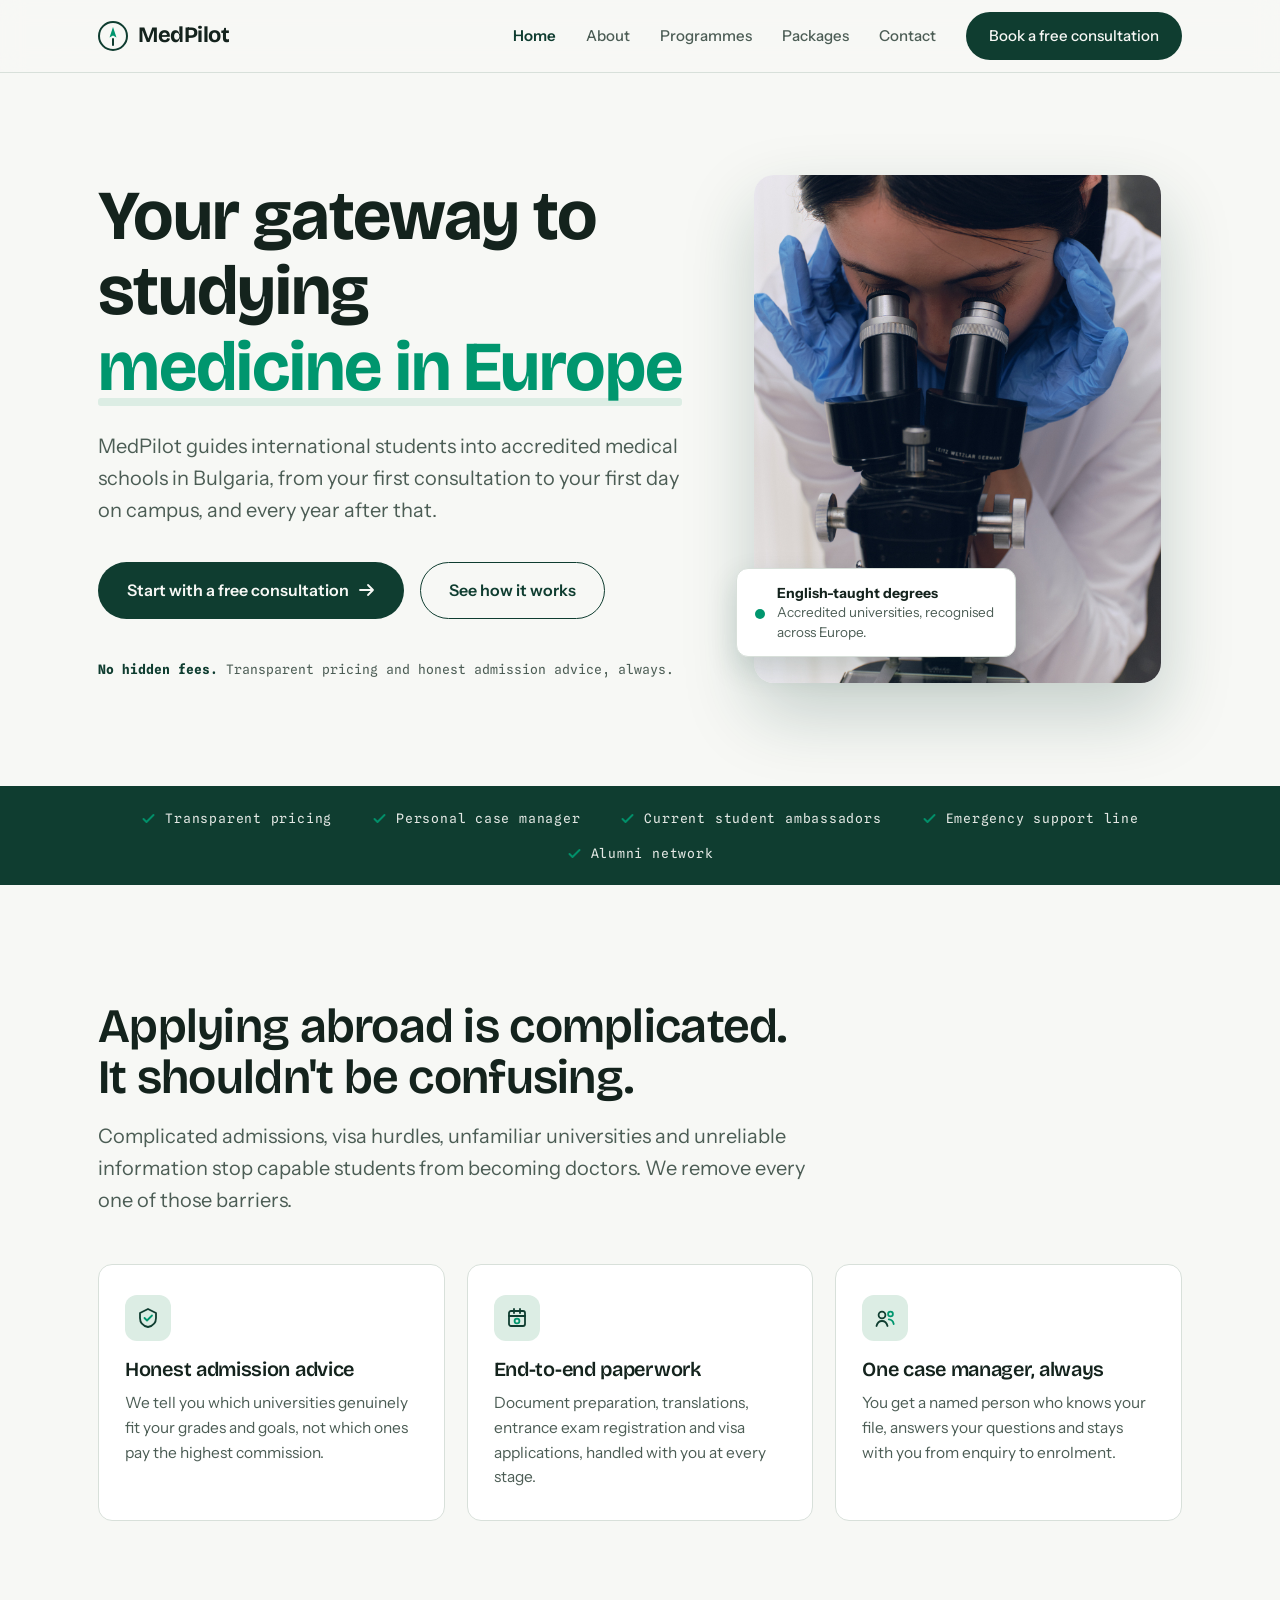
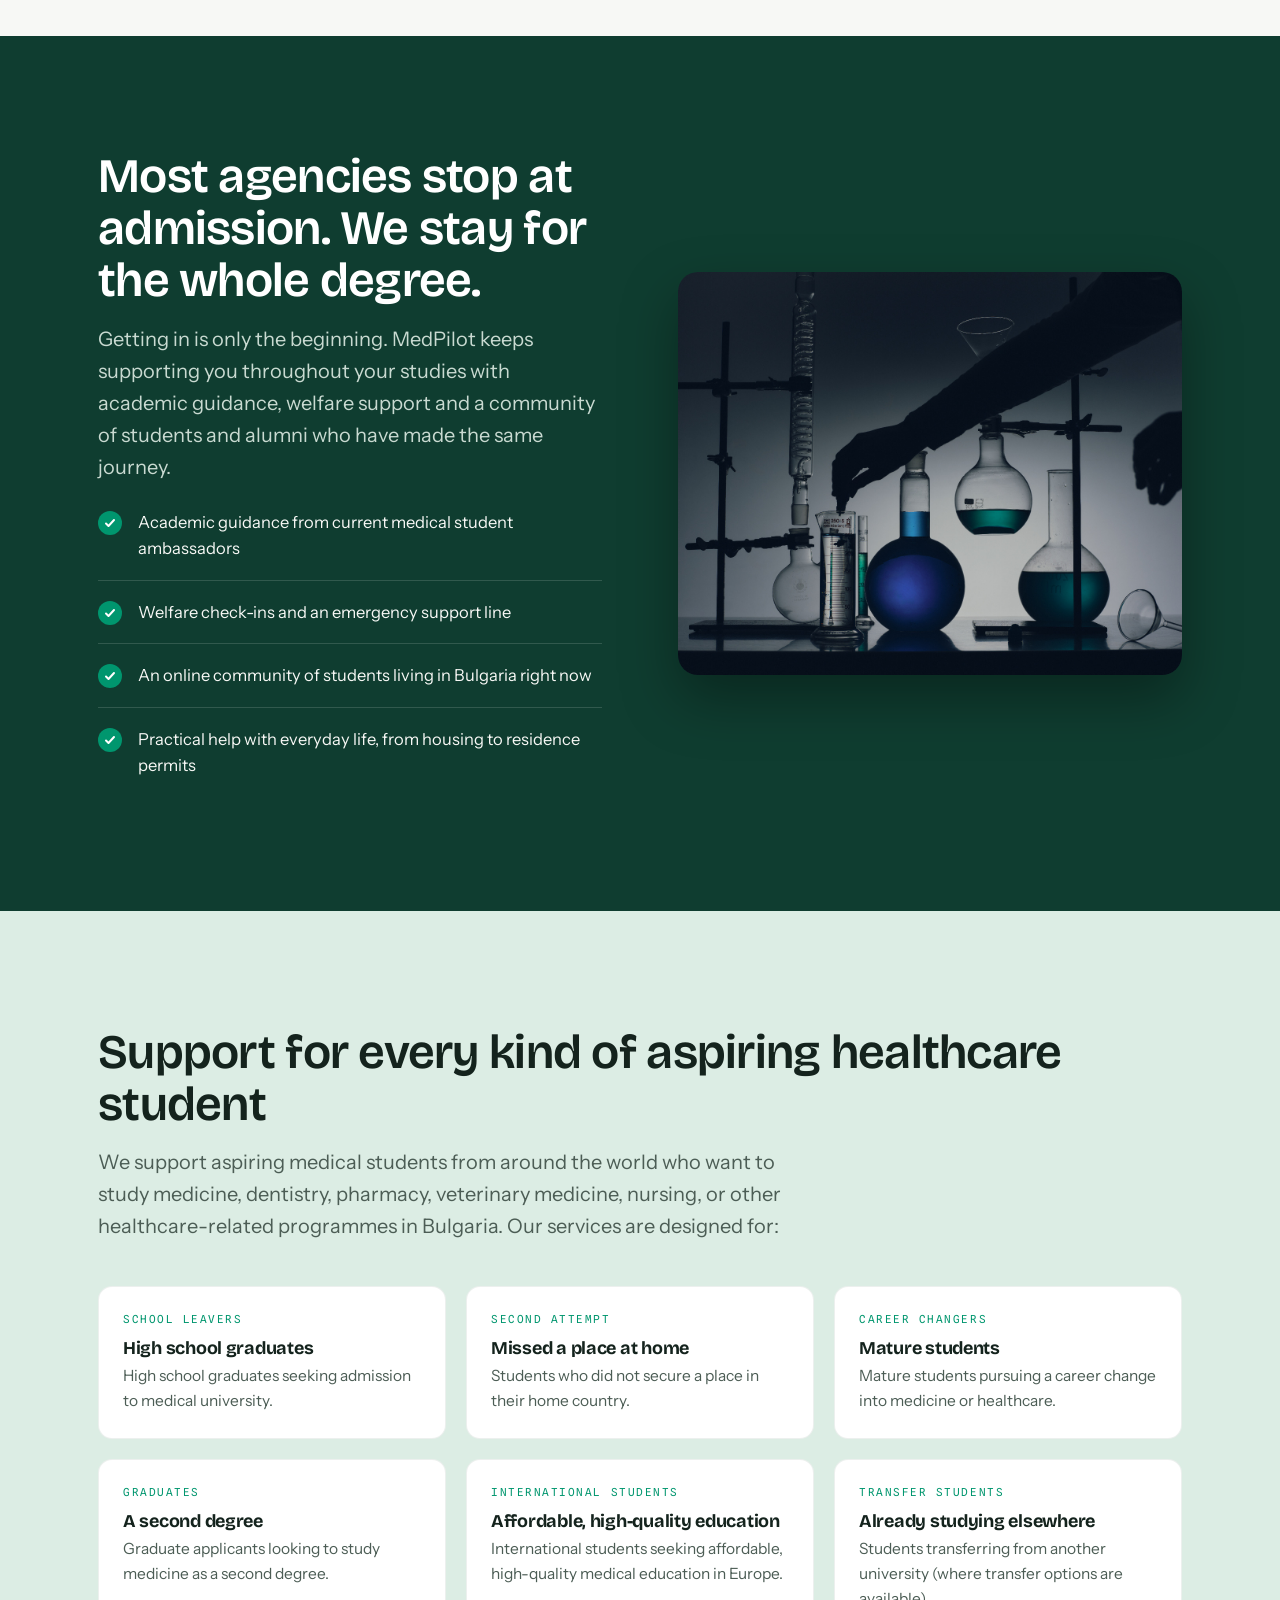
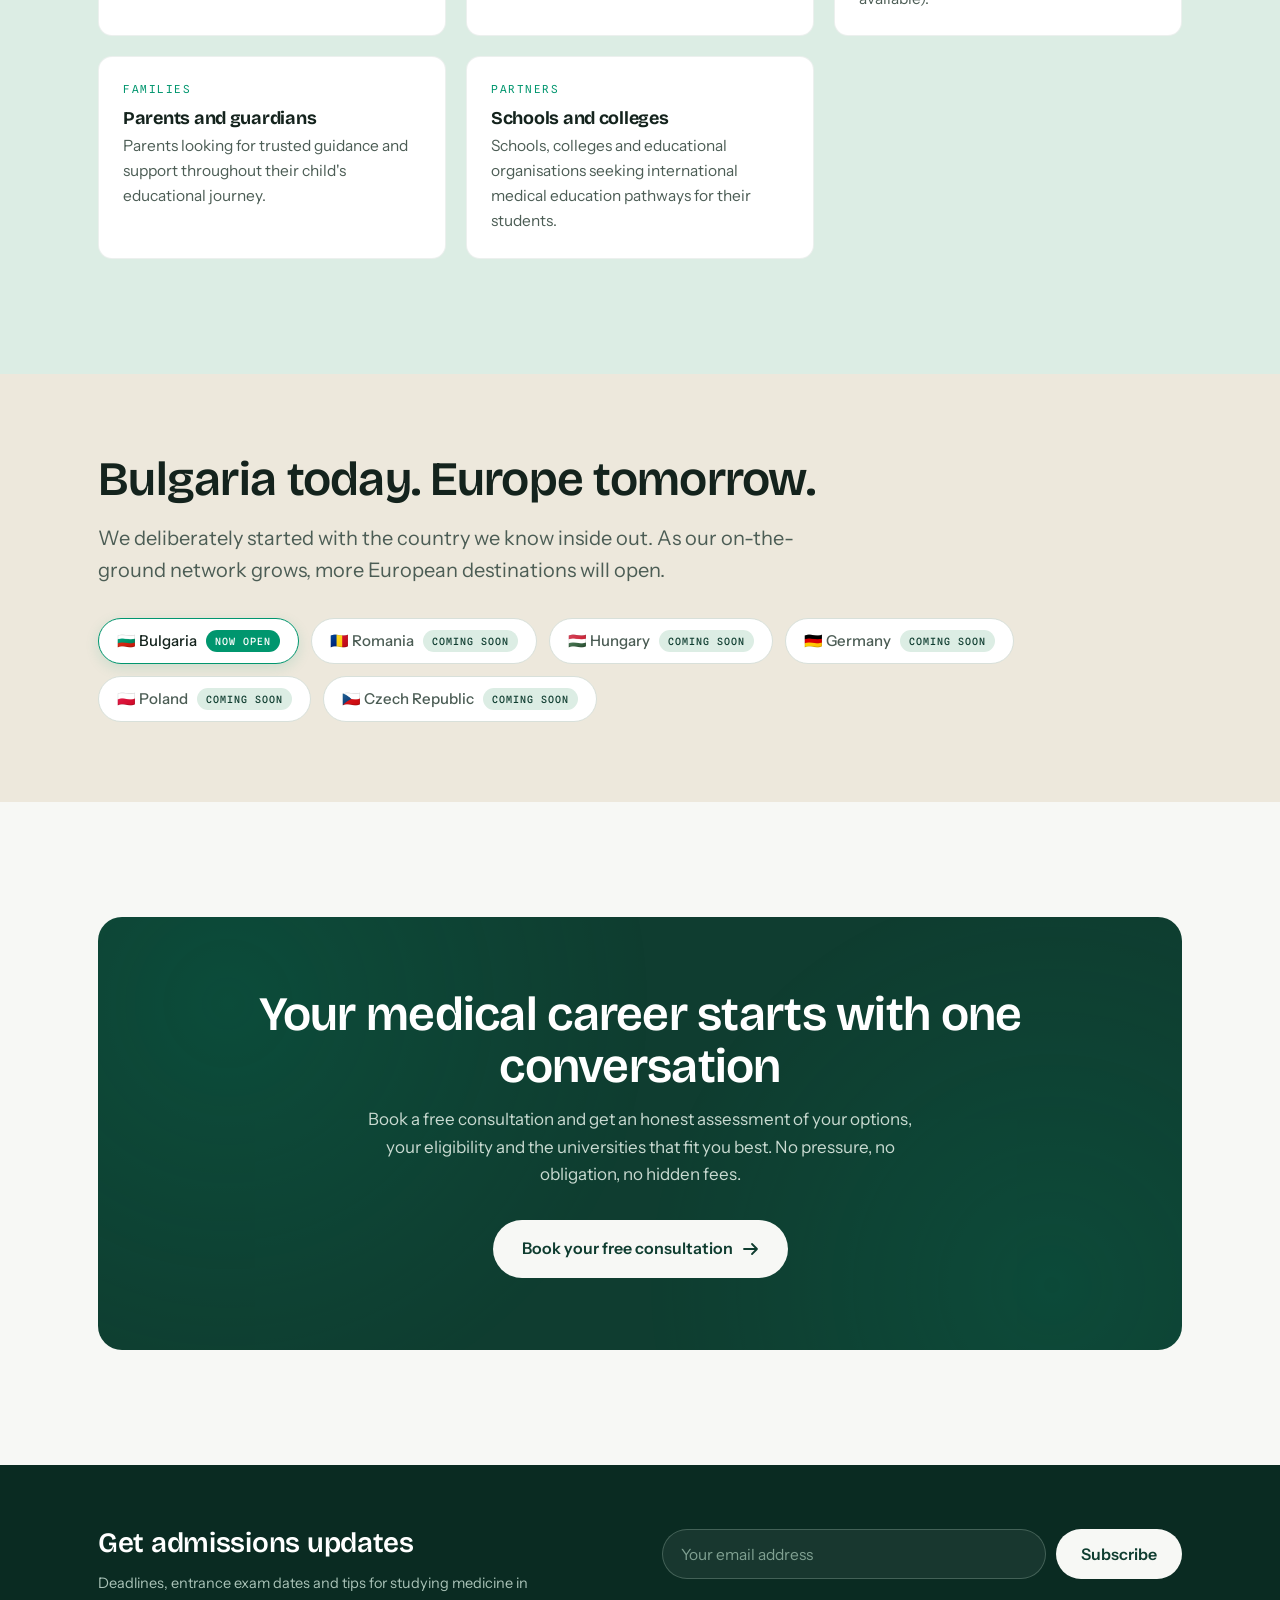
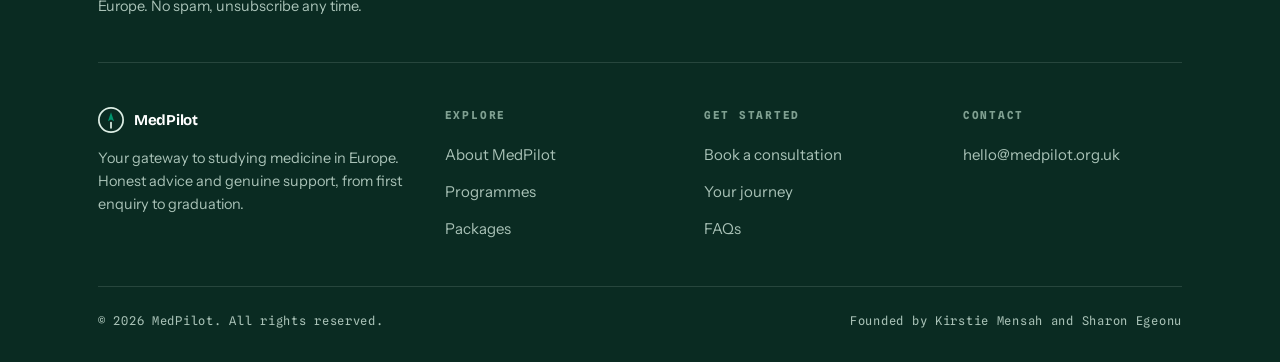
<file: index.html>
<!DOCTYPE html>
<html lang="en">
<head>
<meta charset="UTF-8">
<meta name="viewport" content="width=device-width, initial-scale=1.0">
<title>MedPilot | Your Gateway to Studying Medicine in Europe</title>
<meta name="description" content="MedPilot helps international students gain admission into accredited medical, dental, pharmacy and veterinary schools in Bulgaria, with support that continues long after you arrive.">
<link rel="canonical" href="https://medpilot.org.uk/">
<meta name="robots" content="index, follow, max-image-preview:large">
<meta name="theme-color" content="#0F3D30">
<link rel="icon" href="favicon.svg" type="image/svg+xml">
<link rel="icon" href="favicon-32.png" sizes="32x32" type="image/png">
<link rel="apple-touch-icon" href="apple-touch-icon.png">
<link rel="manifest" href="site.webmanifest">
<meta property="og:type" content="website">
<meta property="og:site_name" content="MedPilot">
<meta property="og:locale" content="en_GB">
<meta property="og:url" content="https://medpilot.org.uk/">
<meta property="og:title" content="MedPilot | Your Gateway to Studying Medicine in Europe">
<meta property="og:description" content="MedPilot helps international students gain admission into accredited medical, dental, pharmacy and veterinary schools in Bulgaria, with support that continues long after you arrive.">
<meta property="og:image" content="https://medpilot.org.uk/images/og-image.jpg">
<meta property="og:image:width" content="1200">
<meta property="og:image:height" content="630">
<meta property="og:image:alt" content="MedPilot: your gateway to studying medicine in Europe">
<meta name="twitter:card" content="summary_large_image">
<meta name="twitter:title" content="MedPilot | Your Gateway to Studying Medicine in Europe">
<meta name="twitter:description" content="MedPilot helps international students gain admission into accredited medical, dental, pharmacy and veterinary schools in Bulgaria, with support that continues long after you arrive.">
<meta name="twitter:image" content="https://medpilot.org.uk/images/og-image.jpg">
<meta name="twitter:image:alt" content="MedPilot: your gateway to studying medicine in Europe">
<script type="application/ld+json">
{
  "@context": "https://schema.org",
  "@graph": [
    {
      "@type": "EducationalOrganization",
      "@id": "https://medpilot.org.uk/#organization",
      "name": "MedPilot",
      "url": "https://medpilot.org.uk/",
      "logo": "https://medpilot.org.uk/apple-touch-icon.png",
      "image": "https://medpilot.org.uk/images/og-image.jpg",
      "email": "hello@medpilot.org.uk",
      "description": "MedPilot helps international students gain admission into accredited medical, dental, pharmacy and veterinary schools in Bulgaria.",
      "founder": [
        {
          "@type": "Person",
          "name": "Kirstie Mensah"
        },
        {
          "@type": "Person",
          "name": "Sharon Egeonu"
        }
      ],
      "areaServed": [
        "United Kingdom",
        "Ireland",
        "Canada"
      ],
      "contactPoint": {
        "@type": "ContactPoint",
        "contactType": "customer service",
        "email": "hello@medpilot.org.uk",
        "availableLanguage": "English"
      }
    },
    {
      "@type": "WebSite",
      "@id": "https://medpilot.org.uk/#website",
      "url": "https://medpilot.org.uk/",
      "name": "MedPilot",
      "publisher": {
        "@id": "https://medpilot.org.uk/#organization"
      },
      "inLanguage": "en-GB"
    }
  ]
}
</script>
<link rel="preconnect" href="https://fonts.googleapis.com">
<link rel="preconnect" href="https://fonts.gstatic.com" crossorigin>
<link href="https://fonts.googleapis.com/css2?family=Bricolage+Grotesque:opsz,wght@12..96,300..800&family=Instrument+Sans:ital,wght@0,400;0,500;0,600;1,400&family=Spline+Sans+Mono:wght@400;500&display=swap" rel="stylesheet">
<link rel="stylesheet" href="styles.css">
</head>
<body>

<header>
  <nav class="nav wrap" aria-label="Main">
    <a class="logo" href="index.html" aria-label="MedPilot home">
      <svg width="30" height="30" viewBox="0 0 30 30" fill="none" aria-hidden="true">
  <circle cx="15" cy="15" r="14" stroke="#0F3D30" stroke-width="2"/>
  <path d="M15 6 L18.5 16.5 L15 14.5 L11.5 16.5 Z" fill="#00966E"/>
  <path d="M15 24 v-6" stroke="#0F3D30" stroke-width="2" stroke-linecap="round"/>
</svg>
      MedPilot
    </a>
    <button class="menu-btn" aria-label="Toggle menu" aria-expanded="false" onclick="toggleMenu(this)">
      <span></span><span></span><span></span>
    </button>
    <ul class="nav-links" id="navLinks">
      <li><a href="index.html" aria-current="page">Home</a></li>
      <li><a href="about.html">About</a></li>
      <li><a href="programmes.html">Programmes</a></li>
      <li><a href="packages.html">Packages</a></li>
      <li><a href="contact.html">Contact</a></li>
      <li><a class="btn btn-primary nav-cta" href="contact.html#book">Book a free consultation</a></li>
    </ul>
  </nav>
</header>

<main>

  <section class="hero">
    <div class="wrap hero-grid">
      <div>
        <h1>Your gateway to studying <em>medicine in Europe</em></h1>
        <p class="lede">MedPilot guides international students into accredited medical schools in Bulgaria, from your first consultation to your first day on campus, and every year after that.</p>
        <div class="hero-actions">
          <a class="btn btn-primary" href="contact.html#book">Start with a free consultation <svg class="plane" width="16" height="16" viewBox="0 0 16 16" fill="none" aria-hidden="true"><path d="M1 8h13M9 3l5 5-5 5" stroke="currentColor" stroke-width="1.8" stroke-linecap="round" stroke-linejoin="round"/></svg></a>
          <a class="btn btn-ghost" href="packages.html#journey">See how it works</a>
        </div>
        <p class="hero-note"><strong>No hidden fees.</strong> Transparent pricing and honest admission advice, always.</p>
      </div>
      <div class="hero-photo reveal">
        <img src="images/microscope.jpg" alt="A medical student in a white coat looking into a microscope" width="1280" height="1600">
        <div class="photo-tag">
          <span class="dot" aria-hidden="true"></span>
          <p><strong>English-taught degrees</strong>Accredited universities, recognised across Europe.</p>
        </div>
      </div>
    </div>
  </section>

  <div class="strip" aria-label="What sets MedPilot apart">
    <div class="wrap">
      <span><svg width="15" height="15" viewBox="0 0 15 15" fill="none" aria-hidden="true"><path d="M2.5 8l3 3 7-7" stroke="#00966E" stroke-width="2" stroke-linecap="round" stroke-linejoin="round"/></svg>Transparent pricing</span>
      <span><svg width="15" height="15" viewBox="0 0 15 15" fill="none" aria-hidden="true"><path d="M2.5 8l3 3 7-7" stroke="#00966E" stroke-width="2" stroke-linecap="round" stroke-linejoin="round"/></svg>Personal case manager</span>
      <span><svg width="15" height="15" viewBox="0 0 15 15" fill="none" aria-hidden="true"><path d="M2.5 8l3 3 7-7" stroke="#00966E" stroke-width="2" stroke-linecap="round" stroke-linejoin="round"/></svg>Current student ambassadors</span>
      <span><svg width="15" height="15" viewBox="0 0 15 15" fill="none" aria-hidden="true"><path d="M2.5 8l3 3 7-7" stroke="#00966E" stroke-width="2" stroke-linecap="round" stroke-linejoin="round"/></svg>Emergency support line</span>
      <span><svg width="15" height="15" viewBox="0 0 15 15" fill="none" aria-hidden="true"><path d="M2.5 8l3 3 7-7" stroke="#00966E" stroke-width="2" stroke-linecap="round" stroke-linejoin="round"/></svg>Alumni network</span>
    </div>
  </div>

  <section class="section">
    <div class="wrap">
      <h2>Applying abroad is complicated.<br>It shouldn't be confusing.</h2>
      <p class="lede">Complicated admissions, visa hurdles, unfamiliar universities and unreliable information stop capable students from becoming doctors. We remove every one of those barriers.</p>
      <div class="why-grid">
        <div class="why-card reveal">
          <div class="ico"><svg width="22" height="22" viewBox="0 0 22 22" fill="none" aria-hidden="true"><path d="M11 2l8 4v5c0 5-3.5 8-8 9-4.5-1-8-4-8-9V6l8-4z" stroke="#0F3D30" stroke-width="1.8" stroke-linejoin="round"/><path d="M7.5 11l2.5 2.5L15 8.5" stroke="#00966E" stroke-width="1.8" stroke-linecap="round" stroke-linejoin="round"/></svg></div>
          <h3>Honest admission advice</h3>
          <p>We tell you which universities genuinely fit your grades and goals, not which ones pay the highest commission.</p>
        </div>
        <div class="why-card reveal">
          <div class="ico"><svg width="22" height="22" viewBox="0 0 22 22" fill="none" aria-hidden="true"><rect x="3" y="4" width="16" height="15" rx="2" stroke="#0F3D30" stroke-width="1.8"/><path d="M3 9h16M8 2v4M14 2v4" stroke="#0F3D30" stroke-width="1.8" stroke-linecap="round"/><circle cx="11" cy="14" r="2.4" stroke="#00966E" stroke-width="1.8"/></svg></div>
          <h3>End-to-end paperwork</h3>
          <p>Document preparation, translations, entrance exam registration and visa applications, handled with you at every stage.</p>
        </div>
        <div class="why-card reveal">
          <div class="ico"><svg width="22" height="22" viewBox="0 0 22 22" fill="none" aria-hidden="true"><circle cx="8" cy="8" r="3.4" stroke="#0F3D30" stroke-width="1.8"/><path d="M2.5 19c.8-3.2 3-5 5.5-5s4.7 1.8 5.5 5" stroke="#0F3D30" stroke-width="1.8" stroke-linecap="round"/><circle cx="16.5" cy="7" r="2.4" stroke="#00966E" stroke-width="1.8"/><path d="M14.8 12.4c2.6.2 4.3 1.8 4.9 4.6" stroke="#00966E" stroke-width="1.8" stroke-linecap="round"/></svg></div>
          <h3>One case manager, always</h3>
          <p>You get a named person who knows your file, answers your questions and stays with you from enquiry to enrolment.</p>
        </div>
      </div>
    </div>
  </section>

  <section class="section diff">
    <div class="wrap diff-grid">
      <div>
        <h2>Most agencies stop at admission. We stay for the whole degree.</h2>
        <p class="lede">Getting in is only the beginning. MedPilot keeps supporting you throughout your studies with academic guidance, welfare support and a community of students and alumni who have made the same journey.</p>
        <ul class="diff-list">
          <li><span class="tick"><svg width="12" height="12" viewBox="0 0 12 12" fill="none" aria-hidden="true"><path d="M2 6.5l2.5 2.5L10 3" stroke="#fff" stroke-width="2" stroke-linecap="round" stroke-linejoin="round"/></svg></span>Academic guidance from current medical student ambassadors</li>
          <li><span class="tick"><svg width="12" height="12" viewBox="0 0 12 12" fill="none" aria-hidden="true"><path d="M2 6.5l2.5 2.5L10 3" stroke="#fff" stroke-width="2" stroke-linecap="round" stroke-linejoin="round"/></svg></span>Welfare check-ins and an emergency support line</li>
          <li><span class="tick"><svg width="12" height="12" viewBox="0 0 12 12" fill="none" aria-hidden="true"><path d="M2 6.5l2.5 2.5L10 3" stroke="#fff" stroke-width="2" stroke-linecap="round" stroke-linejoin="round"/></svg></span>An online community of students living in Bulgaria right now</li>
          <li><span class="tick"><svg width="12" height="12" viewBox="0 0 12 12" fill="none" aria-hidden="true"><path d="M2 6.5l2.5 2.5L10 3" stroke="#fff" stroke-width="2" stroke-linecap="round" stroke-linejoin="round"/></svg></span>Practical help with everyday life, from housing to residence permits</li>
        </ul>
      </div>
      <div class="diff-photo reveal">
        <img loading="lazy" decoding="async" src="images/flasks.jpg" alt="Silhouetted hands working with laboratory flasks filled with blue and green liquids" width="1280" height="1024">
      </div>
    </div>
  </section>

  <section class="section who">
    <div class="wrap">
      <h2>Support for every kind of aspiring healthcare student</h2>
      <p class="lede">We support aspiring medical students from around the world who want to study medicine, dentistry, pharmacy, veterinary medicine, nursing, or other healthcare-related programmes in Bulgaria. Our services are designed for:</p>
      <div class="who-grid">
        <div class="who-card reveal">
          <p class="k">School leavers</p>
          <h3>High school graduates</h3>
          <p>High school graduates seeking admission to medical university.</p>
        </div>
        <div class="who-card reveal">
          <p class="k">Second attempt</p>
          <h3>Missed a place at home</h3>
          <p>Students who did not secure a place in their home country.</p>
        </div>
        <div class="who-card reveal">
          <p class="k">Career changers</p>
          <h3>Mature students</h3>
          <p>Mature students pursuing a career change into medicine or healthcare.</p>
        </div>
        <div class="who-card reveal">
          <p class="k">Graduates</p>
          <h3>A second degree</h3>
          <p>Graduate applicants looking to study medicine as a second degree.</p>
        </div>
        <div class="who-card reveal">
          <p class="k">International students</p>
          <h3>Affordable, high-quality education</h3>
          <p>International students seeking affordable, high-quality medical education in Europe.</p>
        </div>
        <div class="who-card reveal">
          <p class="k">Transfer students</p>
          <h3>Already studying elsewhere</h3>
          <p>Students transferring from another university (where transfer options are available).</p>
        </div>
        <div class="who-card reveal">
          <p class="k">Families</p>
          <h3>Parents and guardians</h3>
          <p>Parents looking for trusted guidance and support throughout their child's educational journey.</p>
        </div>
        <div class="who-card reveal">
          <p class="k">Partners</p>
          <h3>Schools and colleges</h3>
          <p>Schools, colleges and educational organisations seeking international medical education pathways for their students.</p>
        </div>
      </div>
    </div>
  </section>

  <section class="dest">
    <div class="wrap">
      <h2>Bulgaria today. Europe tomorrow.</h2>
      <p class="lede">We deliberately started with the country we know inside out. As our on-the-ground network grows, more European destinations will open.</p>
      <div class="dest-chips">
        <span class="chip live">&#127463;&#127468; Bulgaria</span>
        <span class="chip soon">&#127479;&#127476; Romania</span>
        <span class="chip soon">&#127469;&#127482; Hungary</span>
        <span class="chip soon">&#127465;&#127466; Germany</span>
        <span class="chip soon">&#127477;&#127473; Poland</span>
        <span class="chip soon">&#127464;&#127487; Czech Republic</span>
      </div>
    </div>
  </section>

  <section class="section" style="padding-bottom:0">
    <div class="wrap">
      <div class="cta-band reveal">
        <h2>Your medical career starts with one conversation</h2>
        <p>Book a free consultation and get an honest assessment of your options, your eligibility and the universities that fit you best. No pressure, no obligation, no hidden fees.</p>
        <a class="btn btn-primary" href="contact.html#book">Book your free consultation <svg class="plane" width="16" height="16" viewBox="0 0 16 16" fill="none" aria-hidden="true"><path d="M1 8h13M9 3l5 5-5 5" stroke="currentColor" stroke-width="1.8" stroke-linecap="round" stroke-linejoin="round"/></svg></a>
      </div>
    </div>
  </section>

</main>

<footer>
  <div class="wrap">
    <div class="news">
      <div>
        <h4>Get admissions updates</h4>
        <p>Deadlines, entrance exam dates and tips for studying medicine in Europe. No spam, unsubscribe any time.</p>
      </div>
      <form class="news-form" id="newsForm" novalidate>
        <div class="news-row">
          <label for="news-email" class="news-hp">Email address</label>
          <input id="news-email" type="email" name="email" autocomplete="email" placeholder="Your email address" required>
          <label class="news-hp" aria-hidden="true">Leave blank <input type="text" name="website" tabindex="-1" autocomplete="off"></label>
          <button class="btn" type="submit">Subscribe</button>
        </div>
        <p class="news-msg" role="status" aria-live="polite"></p>
      </form>
    </div>
    <div class="foot-grid">
      <div class="foot-brand">
        <a class="logo" href="index.html">
          <svg width="26" height="26" viewBox="0 0 30 30" fill="none" aria-hidden="true">
  <circle cx="15" cy="15" r="14" stroke="#DCEDE4" stroke-width="2"/>
  <path d="M15 6 L18.5 16.5 L15 14.5 L11.5 16.5 Z" fill="#00966E"/>
  <path d="M15 24 v-6" stroke="#DCEDE4" stroke-width="2" stroke-linecap="round"/>
</svg>
          MedPilot
        </a>
        <p>Your gateway to studying medicine in Europe. Honest advice and genuine support, from first enquiry to graduation.</p>
      </div>
      <div>
        <h4>Explore</h4>
        <ul>
          <li><a href="about.html">About MedPilot</a></li>
          <li><a href="programmes.html">Programmes</a></li>
          <li><a href="packages.html">Packages</a></li>
        </ul>
      </div>
      <div>
        <h4>Get started</h4>
        <ul>
          <li><a href="contact.html#book">Book a consultation</a></li>
          <li><a href="packages.html#journey">Your journey</a></li>
          <li><a href="contact.html#faq">FAQs</a></li>
        </ul>
      </div>
      <div>
        <h4>Contact</h4>
        <ul>
          <li><a href="mailto:hello@medpilot.org.uk">hello@medpilot.org.uk</a></li>
        </ul>
      </div>
    </div>
    <div class="foot-base">
      <span>© 2026 MedPilot. All rights reserved.</span>
      <span>Founded by Kirstie Mensah and Sharon Egeonu</span>
    </div>
  </div>
</footer>

<script>
function toggleMenu(btn){
  const links = document.getElementById('navLinks');
  const open = links.classList.toggle('open');
  btn.setAttribute('aria-expanded', open);
}
const io = new IntersectionObserver(entries=>{
  entries.forEach(e=>{ if(e.isIntersecting){ e.target.classList.add('in'); io.unobserve(e.target);} });
},{threshold:.12});
document.querySelectorAll('.reveal').forEach(el=>io.observe(el));
</script>
<script src="subscribe.js" defer></script>
</body>
</html>
</file>
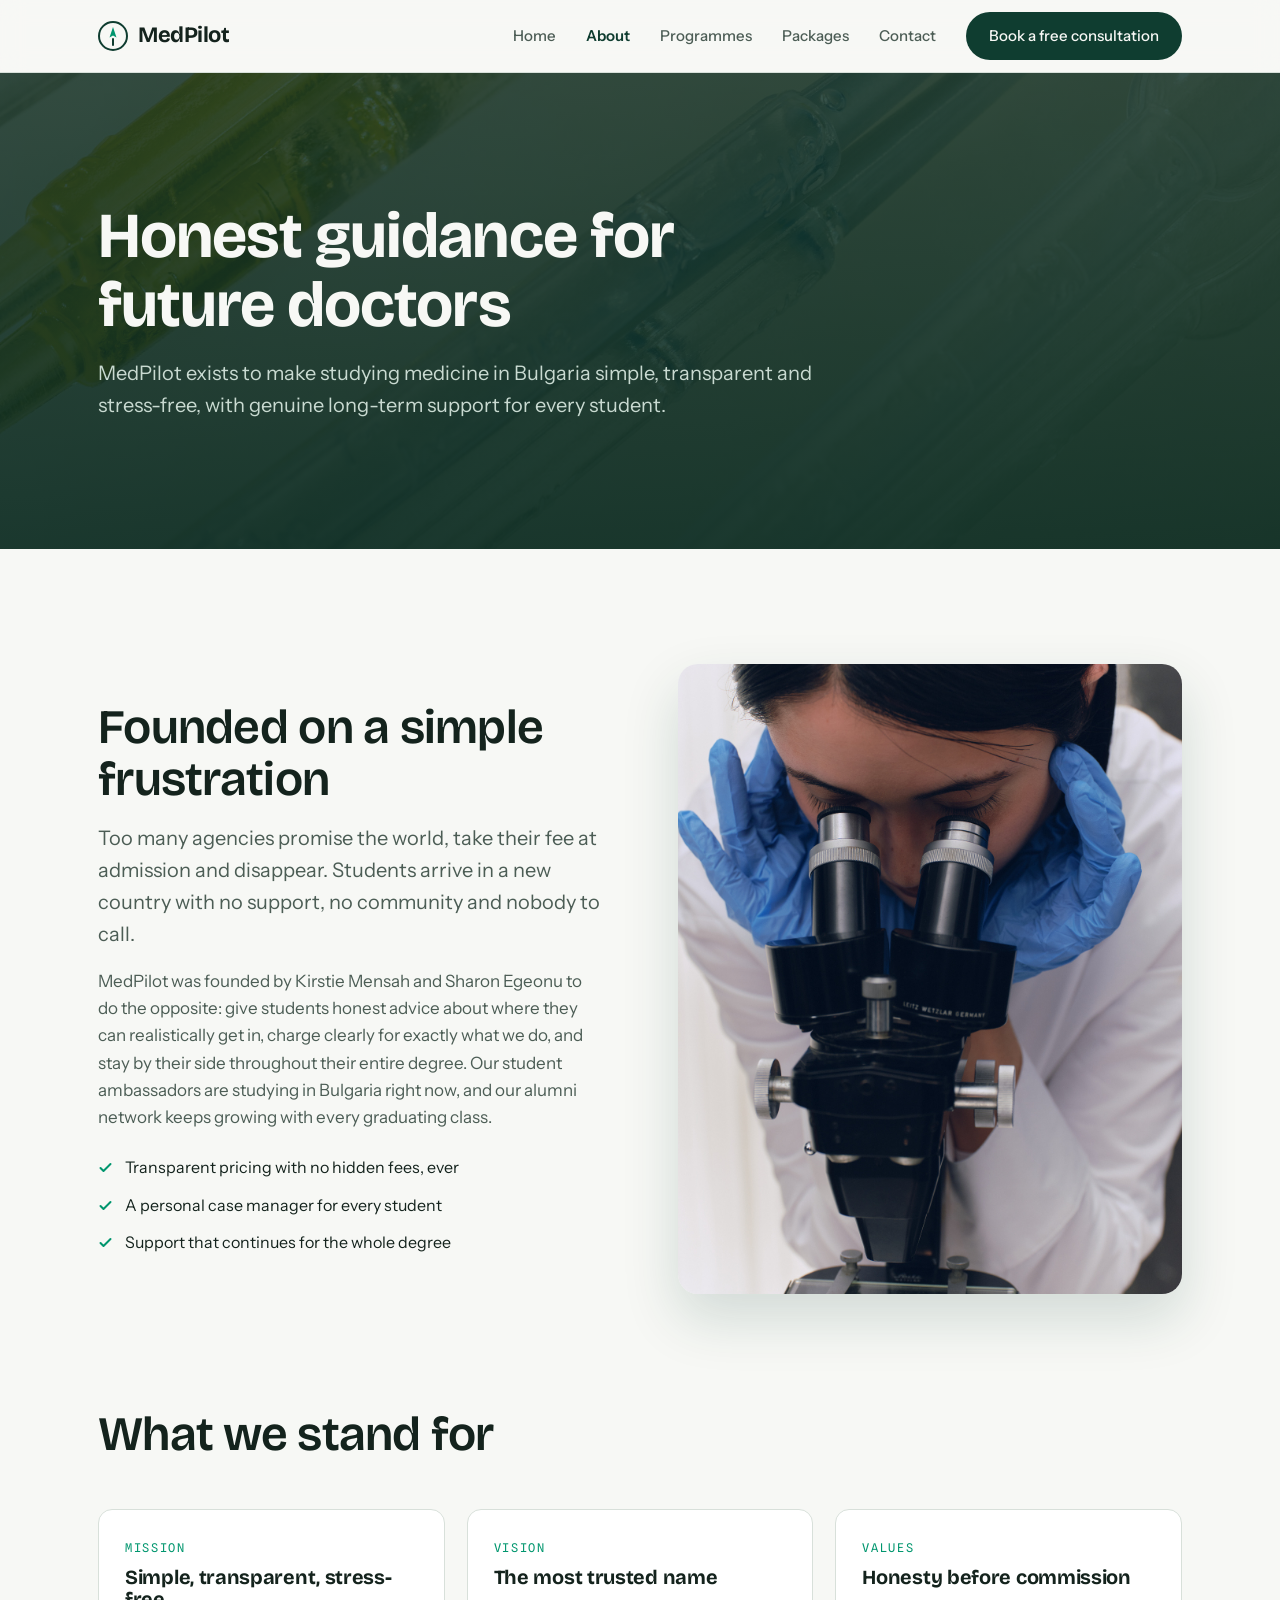
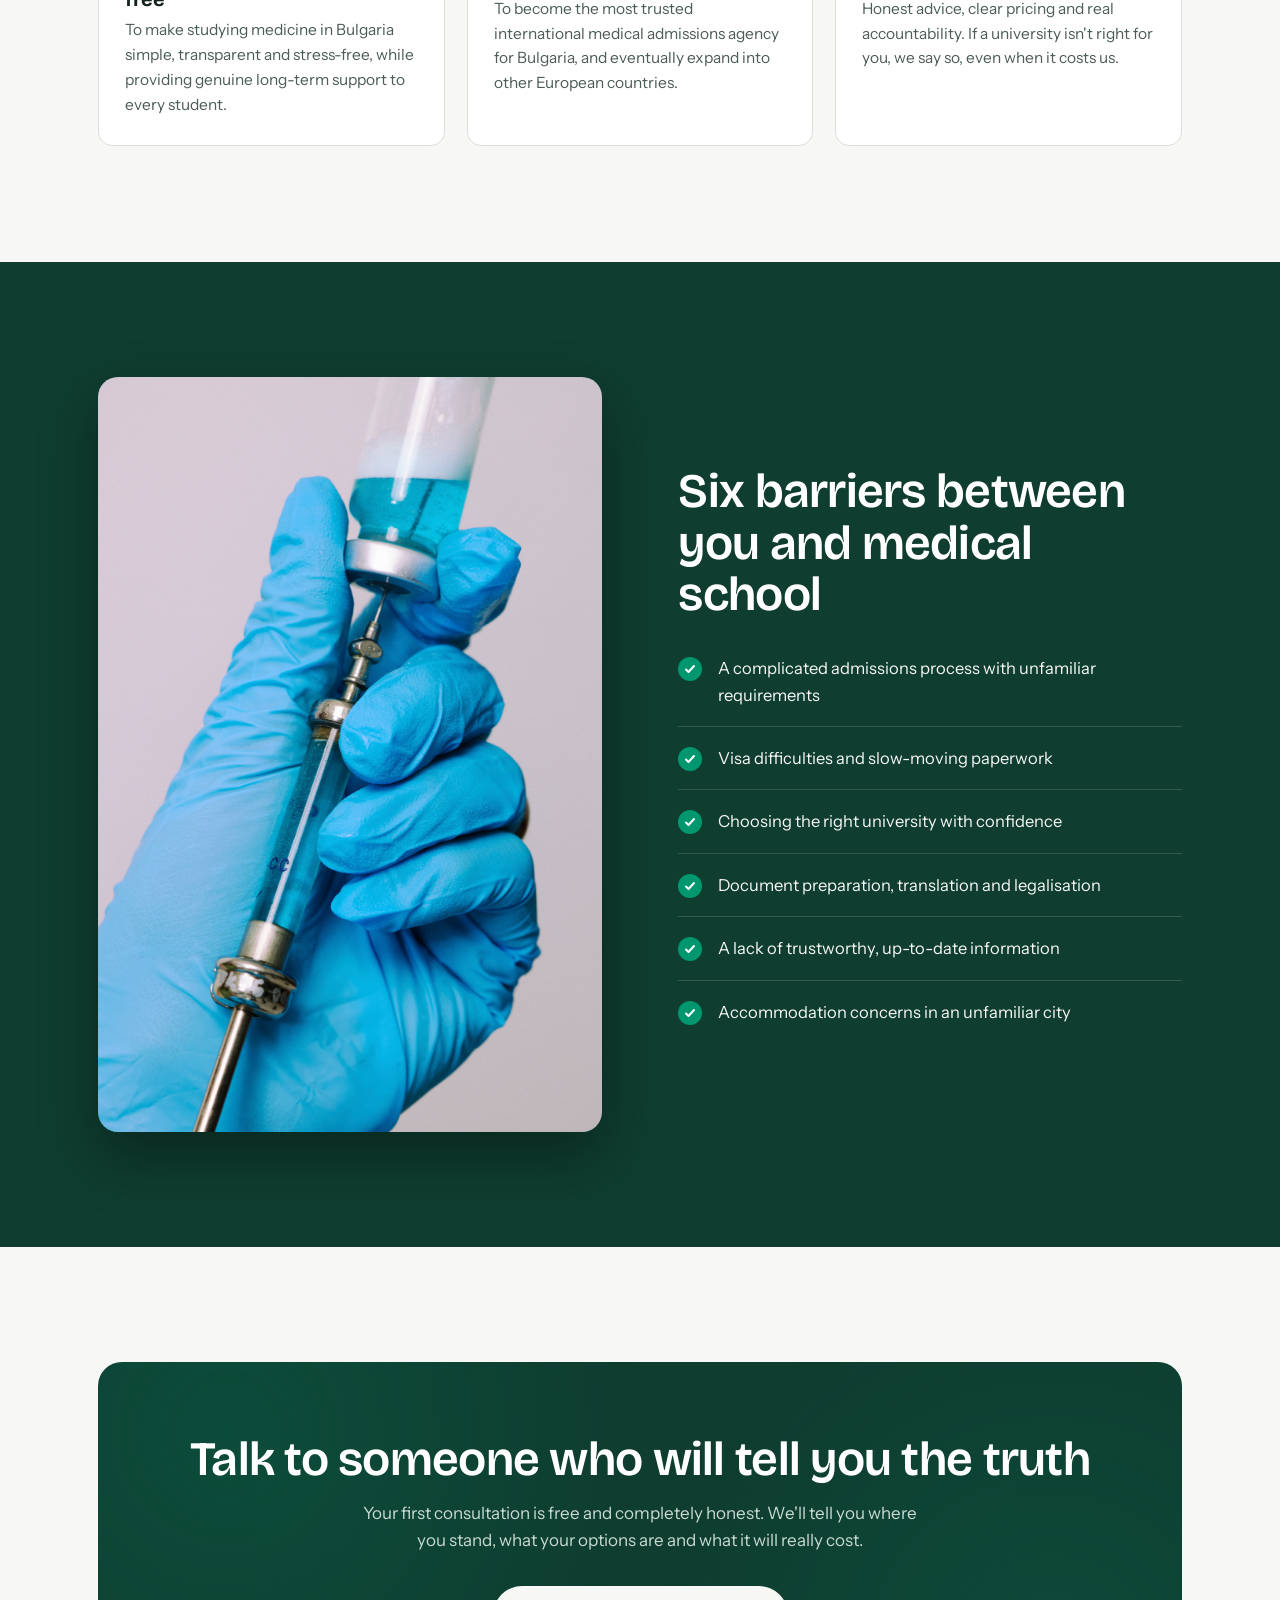
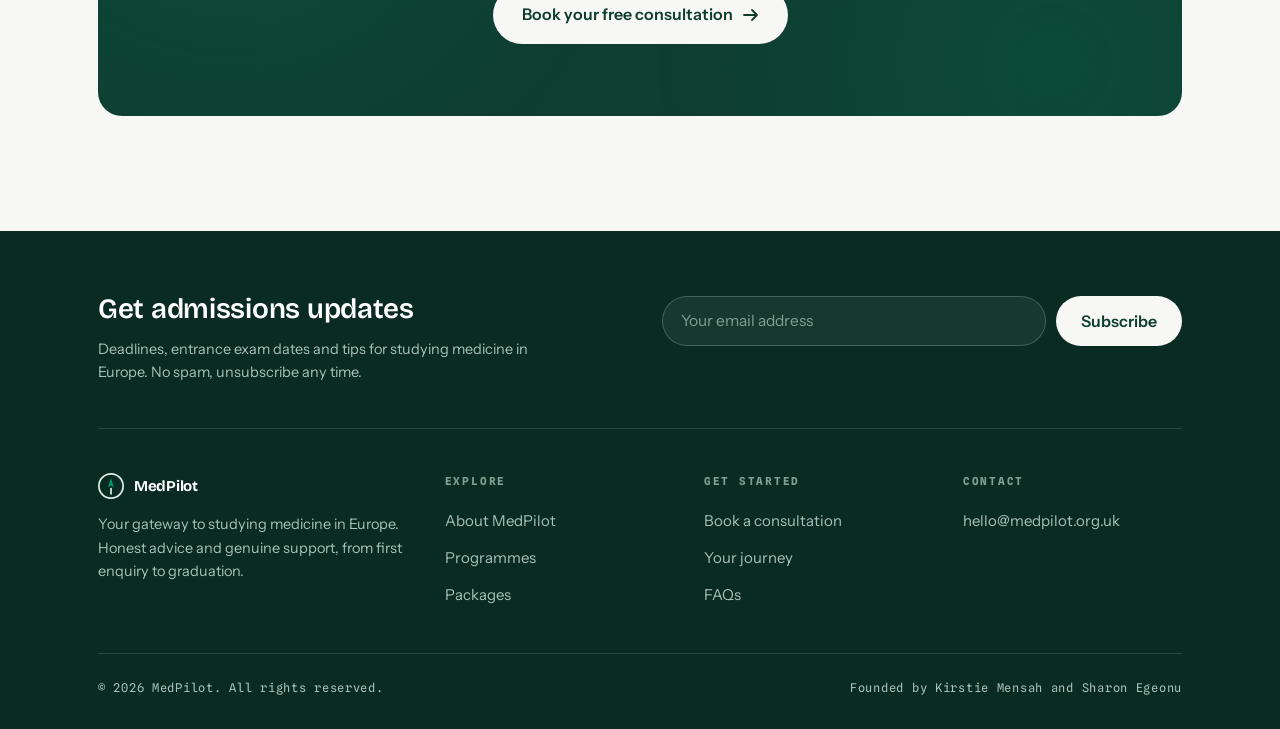
<file: about.html>
<!DOCTYPE html>
<html lang="en">
<head>
<meta charset="UTF-8">
<meta name="viewport" content="width=device-width, initial-scale=1.0">
<title>About MedPilot | Honest Medical Admissions Guidance</title>
<meta name="description" content="MedPilot's mission is to make studying medicine in Bulgaria simple, transparent and stress-free, with genuine long-term support for every student.">
<link rel="canonical" href="https://medpilot.org.uk/about.html">
<meta name="robots" content="index, follow, max-image-preview:large">
<meta name="theme-color" content="#0F3D30">
<link rel="icon" href="favicon.svg" type="image/svg+xml">
<link rel="icon" href="favicon-32.png" sizes="32x32" type="image/png">
<link rel="apple-touch-icon" href="apple-touch-icon.png">
<link rel="manifest" href="site.webmanifest">
<meta property="og:type" content="website">
<meta property="og:site_name" content="MedPilot">
<meta property="og:locale" content="en_GB">
<meta property="og:url" content="https://medpilot.org.uk/about.html">
<meta property="og:title" content="About MedPilot | Honest Medical Admissions Guidance">
<meta property="og:description" content="MedPilot&#x27;s mission is to make studying medicine in Bulgaria simple, transparent and stress-free, with genuine long-term support for every student.">
<meta property="og:image" content="https://medpilot.org.uk/images/og-image.jpg">
<meta property="og:image:width" content="1200">
<meta property="og:image:height" content="630">
<meta property="og:image:alt" content="MedPilot: your gateway to studying medicine in Europe">
<meta name="twitter:card" content="summary_large_image">
<meta name="twitter:title" content="About MedPilot | Honest Medical Admissions Guidance">
<meta name="twitter:description" content="MedPilot&#x27;s mission is to make studying medicine in Bulgaria simple, transparent and stress-free, with genuine long-term support for every student.">
<meta name="twitter:image" content="https://medpilot.org.uk/images/og-image.jpg">
<meta name="twitter:image:alt" content="MedPilot: your gateway to studying medicine in Europe">
<script type="application/ld+json">
{
  "@context": "https://schema.org",
  "@graph": [
    {
      "@type": "EducationalOrganization",
      "@id": "https://medpilot.org.uk/#organization",
      "name": "MedPilot",
      "url": "https://medpilot.org.uk/",
      "logo": "https://medpilot.org.uk/apple-touch-icon.png",
      "image": "https://medpilot.org.uk/images/og-image.jpg",
      "email": "hello@medpilot.org.uk",
      "description": "MedPilot helps international students gain admission into accredited medical, dental, pharmacy and veterinary schools in Bulgaria.",
      "founder": [
        {
          "@type": "Person",
          "name": "Kirstie Mensah"
        },
        {
          "@type": "Person",
          "name": "Sharon Egeonu"
        }
      ],
      "areaServed": [
        "United Kingdom",
        "Ireland",
        "Canada"
      ],
      "contactPoint": {
        "@type": "ContactPoint",
        "contactType": "customer service",
        "email": "hello@medpilot.org.uk",
        "availableLanguage": "English"
      }
    },
    {
      "@type": "BreadcrumbList",
      "itemListElement": [
        {
          "@type": "ListItem",
          "position": 1,
          "name": "Home",
          "item": "https://medpilot.org.uk/"
        },
        {
          "@type": "ListItem",
          "position": 2,
          "name": "About",
          "item": "https://medpilot.org.uk/about.html"
        }
      ]
    }
  ]
}
</script>
<link rel="preconnect" href="https://fonts.googleapis.com">
<link rel="preconnect" href="https://fonts.gstatic.com" crossorigin>
<link href="https://fonts.googleapis.com/css2?family=Bricolage+Grotesque:opsz,wght@12..96,300..800&family=Instrument+Sans:ital,wght@0,400;0,500;0,600;1,400&family=Spline+Sans+Mono:wght@400;500&display=swap" rel="stylesheet">
<link rel="stylesheet" href="styles.css">
</head>
<body>

<header>
  <nav class="nav wrap" aria-label="Main">
    <a class="logo" href="index.html" aria-label="MedPilot home">
      <svg width="30" height="30" viewBox="0 0 30 30" fill="none" aria-hidden="true">
  <circle cx="15" cy="15" r="14" stroke="#0F3D30" stroke-width="2"/>
  <path d="M15 6 L18.5 16.5 L15 14.5 L11.5 16.5 Z" fill="#00966E"/>
  <path d="M15 24 v-6" stroke="#0F3D30" stroke-width="2" stroke-linecap="round"/>
</svg>
      MedPilot
    </a>
    <button class="menu-btn" aria-label="Toggle menu" aria-expanded="false" onclick="toggleMenu(this)">
      <span></span><span></span><span></span>
    </button>
    <ul class="nav-links" id="navLinks">
      <li><a href="index.html">Home</a></li>
      <li><a href="about.html" aria-current="page">About</a></li>
      <li><a href="programmes.html">Programmes</a></li>
      <li><a href="packages.html">Packages</a></li>
      <li><a href="contact.html">Contact</a></li>
      <li><a class="btn btn-primary nav-cta" href="contact.html#book">Book a free consultation</a></li>
    </ul>
  </nav>
</header>

<main>

  <section class="page-hero">
    <img class="bg" src="images/pipettes.jpg" alt="" width="1600" height="2400">
    <div class="veil" aria-hidden="true"></div>
    <div class="wrap">
      <h1>Honest guidance for future doctors</h1>
      <p class="lede">MedPilot exists to make studying medicine in Bulgaria simple, transparent and stress-free, with genuine long-term support for every student.</p>
    </div>
  </section>

  <section class="section">
    <div class="wrap split">
      <div>
        <h2>Founded on a simple frustration</h2>
        <p class="lede" style="margin-bottom:18px">Too many agencies promise the world, take their fee at admission and disappear. Students arrive in a new country with no support, no community and nobody to call.</p>
        <p style="color:var(--ink-soft)">MedPilot was founded by Kirstie Mensah and Sharon Egeonu to do the opposite: give students honest advice about where they can realistically get in, charge clearly for exactly what we do, and stay by their side throughout their entire degree. Our student ambassadors are studying in Bulgaria right now, and our alumni network keeps growing with every graduating class.</p>
        <ul class="checks">
          <li><svg width="15" height="15" viewBox="0 0 15 15" fill="none" aria-hidden="true"><path d="M2.5 8l3 3 7-7" stroke="#00966E" stroke-width="2" stroke-linecap="round" stroke-linejoin="round"/></svg>Transparent pricing with no hidden fees, ever</li>
          <li><svg width="15" height="15" viewBox="0 0 15 15" fill="none" aria-hidden="true"><path d="M2.5 8l3 3 7-7" stroke="#00966E" stroke-width="2" stroke-linecap="round" stroke-linejoin="round"/></svg>A personal case manager for every student</li>
          <li><svg width="15" height="15" viewBox="0 0 15 15" fill="none" aria-hidden="true"><path d="M2.5 8l3 3 7-7" stroke="#00966E" stroke-width="2" stroke-linecap="round" stroke-linejoin="round"/></svg>Support that continues for the whole degree</li>
        </ul>
      </div>
      <div class="split-photo reveal">
        <img loading="lazy" decoding="async" src="images/microscope.jpg" alt="A student in a white lab coat working at a microscope" width="1280" height="1600">
      </div>
    </div>
  </section>

  <section class="section" style="padding-top:0">
    <div class="wrap">
      <h2>What we stand for</h2>
      <div class="values">
        <div class="value reveal">
          <p class="k">Mission</p>
          <h3>Simple, transparent, stress-free</h3>
          <p>To make studying medicine in Bulgaria simple, transparent and stress-free, while providing genuine long-term support to every student.</p>
        </div>
        <div class="value reveal">
          <p class="k">Vision</p>
          <h3>The most trusted name</h3>
          <p>To become the most trusted international medical admissions agency for Bulgaria, and eventually expand into other European countries.</p>
        </div>
        <div class="value reveal">
          <p class="k">Values</p>
          <h3>Honesty before commission</h3>
          <p>Honest advice, clear pricing and real accountability. If a university isn't right for you, we say so, even when it costs us.</p>
        </div>
      </div>
    </div>
  </section>

  <section class="section diff">
    <div class="wrap diff-grid">
      <div class="diff-photo reveal">
        <img loading="lazy" decoding="async" src="images/syringe-vial.jpg" alt="A gloved hand drawing liquid from a vial into a vintage glass syringe" width="1280" height="1919">
      </div>
      <div>
        <h2>Six barriers between you and medical school</h2>
        <ul class="diff-list">
          <li><span class="tick"><svg width="12" height="12" viewBox="0 0 12 12" fill="none" aria-hidden="true"><path d="M2 6.5l2.5 2.5L10 3" stroke="#fff" stroke-width="2" stroke-linecap="round" stroke-linejoin="round"/></svg></span>A complicated admissions process with unfamiliar requirements</li>
          <li><span class="tick"><svg width="12" height="12" viewBox="0 0 12 12" fill="none" aria-hidden="true"><path d="M2 6.5l2.5 2.5L10 3" stroke="#fff" stroke-width="2" stroke-linecap="round" stroke-linejoin="round"/></svg></span>Visa difficulties and slow-moving paperwork</li>
          <li><span class="tick"><svg width="12" height="12" viewBox="0 0 12 12" fill="none" aria-hidden="true"><path d="M2 6.5l2.5 2.5L10 3" stroke="#fff" stroke-width="2" stroke-linecap="round" stroke-linejoin="round"/></svg></span>Choosing the right university with confidence</li>
          <li><span class="tick"><svg width="12" height="12" viewBox="0 0 12 12" fill="none" aria-hidden="true"><path d="M2 6.5l2.5 2.5L10 3" stroke="#fff" stroke-width="2" stroke-linecap="round" stroke-linejoin="round"/></svg></span>Document preparation, translation and legalisation</li>
          <li><span class="tick"><svg width="12" height="12" viewBox="0 0 12 12" fill="none" aria-hidden="true"><path d="M2 6.5l2.5 2.5L10 3" stroke="#fff" stroke-width="2" stroke-linecap="round" stroke-linejoin="round"/></svg></span>A lack of trustworthy, up-to-date information</li>
          <li><span class="tick"><svg width="12" height="12" viewBox="0 0 12 12" fill="none" aria-hidden="true"><path d="M2 6.5l2.5 2.5L10 3" stroke="#fff" stroke-width="2" stroke-linecap="round" stroke-linejoin="round"/></svg></span>Accommodation concerns in an unfamiliar city</li>
        </ul>
      </div>
    </div>
  </section>

  <section class="section" style="padding-bottom:0">
    <div class="wrap">
      <div class="cta-band reveal">
        <h2>Talk to someone who will tell you the truth</h2>
        <p>Your first consultation is free and completely honest. We'll tell you where you stand, what your options are and what it will really cost.</p>
        <a class="btn btn-primary" href="contact.html#book">Book your free consultation <svg class="plane" width="16" height="16" viewBox="0 0 16 16" fill="none" aria-hidden="true"><path d="M1 8h13M9 3l5 5-5 5" stroke="currentColor" stroke-width="1.8" stroke-linecap="round" stroke-linejoin="round"/></svg></a>
      </div>
    </div>
  </section>

</main>

<footer>
  <div class="wrap">
    <div class="news">
      <div>
        <h4>Get admissions updates</h4>
        <p>Deadlines, entrance exam dates and tips for studying medicine in Europe. No spam, unsubscribe any time.</p>
      </div>
      <form class="news-form" id="newsForm" novalidate>
        <div class="news-row">
          <label for="news-email" class="news-hp">Email address</label>
          <input id="news-email" type="email" name="email" autocomplete="email" placeholder="Your email address" required>
          <label class="news-hp" aria-hidden="true">Leave blank <input type="text" name="website" tabindex="-1" autocomplete="off"></label>
          <button class="btn" type="submit">Subscribe</button>
        </div>
        <p class="news-msg" role="status" aria-live="polite"></p>
      </form>
    </div>
    <div class="foot-grid">
      <div class="foot-brand">
        <a class="logo" href="index.html">
          <svg width="26" height="26" viewBox="0 0 30 30" fill="none" aria-hidden="true">
  <circle cx="15" cy="15" r="14" stroke="#DCEDE4" stroke-width="2"/>
  <path d="M15 6 L18.5 16.5 L15 14.5 L11.5 16.5 Z" fill="#00966E"/>
  <path d="M15 24 v-6" stroke="#DCEDE4" stroke-width="2" stroke-linecap="round"/>
</svg>
          MedPilot
        </a>
        <p>Your gateway to studying medicine in Europe. Honest advice and genuine support, from first enquiry to graduation.</p>
      </div>
      <div>
        <h4>Explore</h4>
        <ul>
          <li><a href="about.html">About MedPilot</a></li>
          <li><a href="programmes.html">Programmes</a></li>
          <li><a href="packages.html">Packages</a></li>
        </ul>
      </div>
      <div>
        <h4>Get started</h4>
        <ul>
          <li><a href="contact.html#book">Book a consultation</a></li>
          <li><a href="packages.html#journey">Your journey</a></li>
          <li><a href="contact.html#faq">FAQs</a></li>
        </ul>
      </div>
      <div>
        <h4>Contact</h4>
        <ul>
          <li><a href="mailto:hello@medpilot.org.uk">hello@medpilot.org.uk</a></li>
        </ul>
      </div>
    </div>
    <div class="foot-base">
      <span>© 2026 MedPilot. All rights reserved.</span>
      <span>Founded by Kirstie Mensah and Sharon Egeonu</span>
    </div>
  </div>
</footer>

<script>
function toggleMenu(btn){
  const links = document.getElementById('navLinks');
  const open = links.classList.toggle('open');
  btn.setAttribute('aria-expanded', open);
}
const io = new IntersectionObserver(entries=>{
  entries.forEach(e=>{ if(e.isIntersecting){ e.target.classList.add('in'); io.unobserve(e.target);} });
},{threshold:.12});
document.querySelectorAll('.reveal').forEach(el=>io.observe(el));
</script>
<script src="subscribe.js" defer></script>
</body>
</html>
</file>
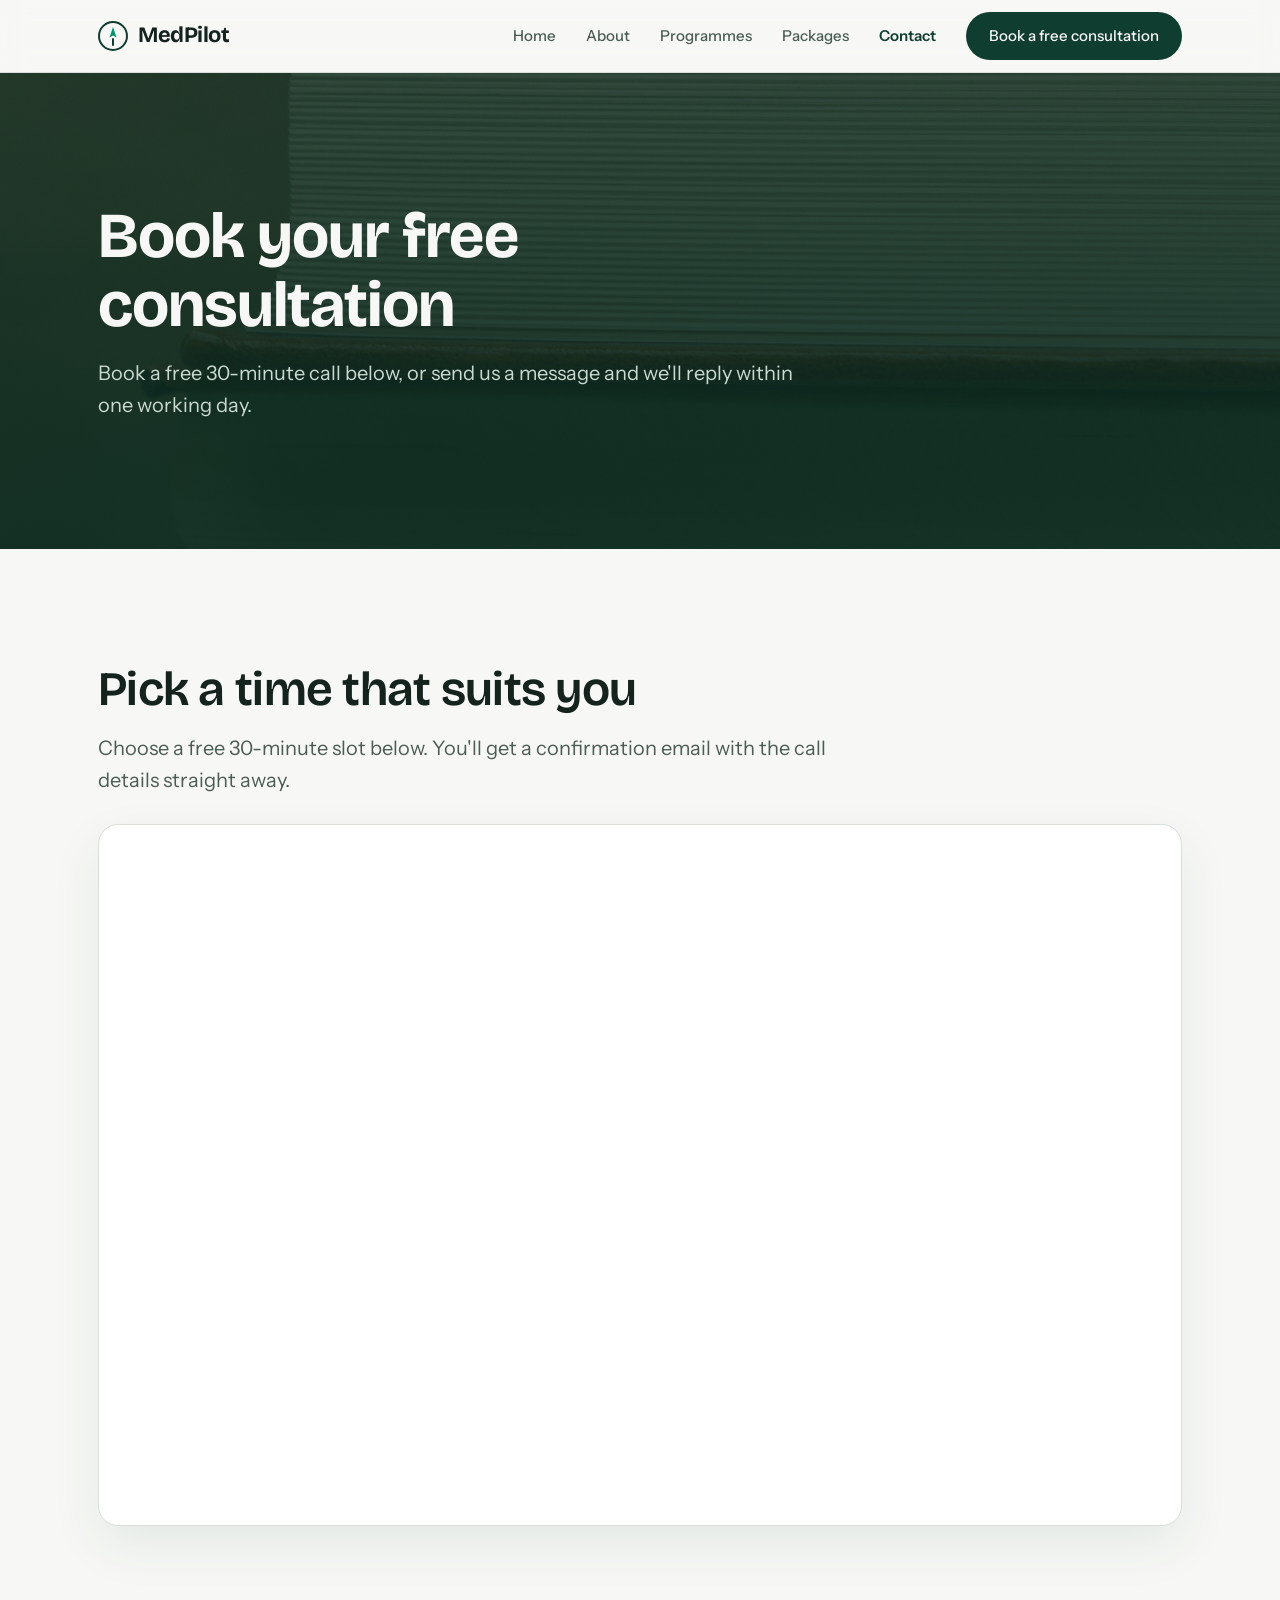
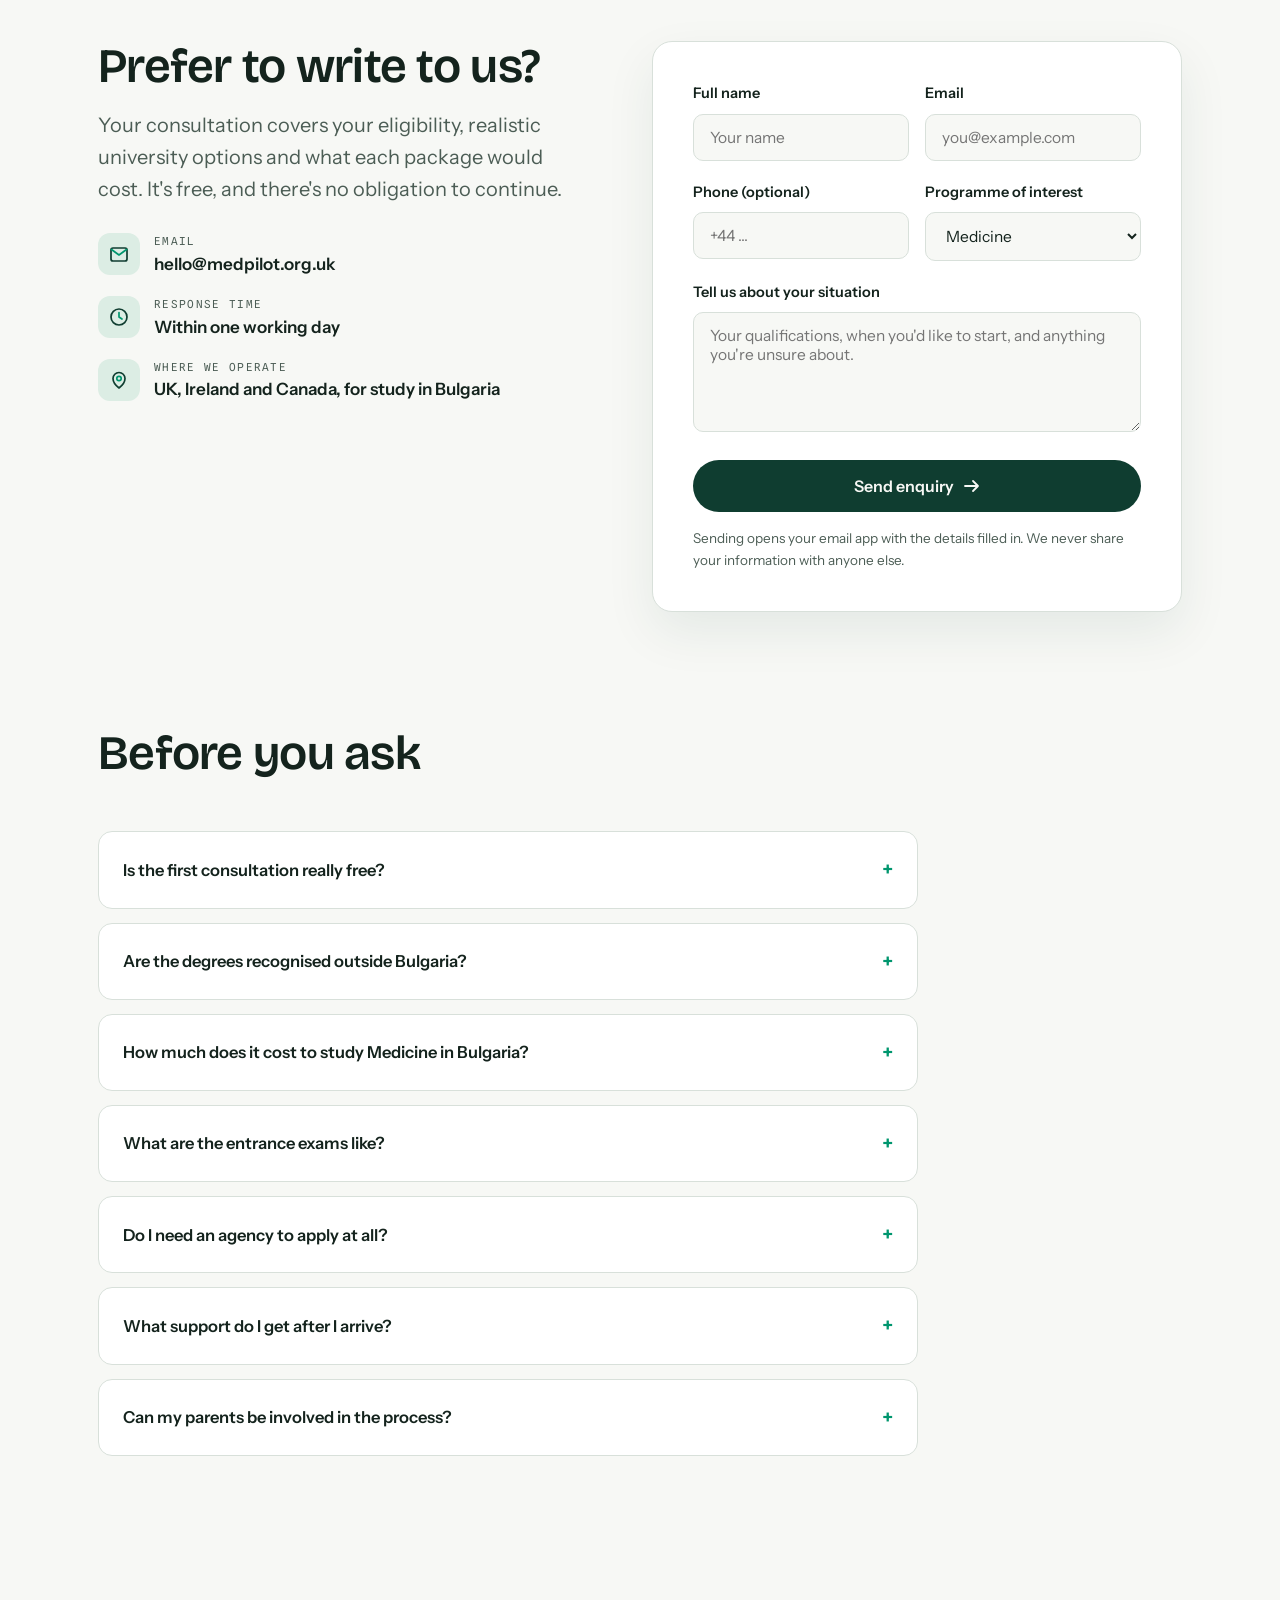
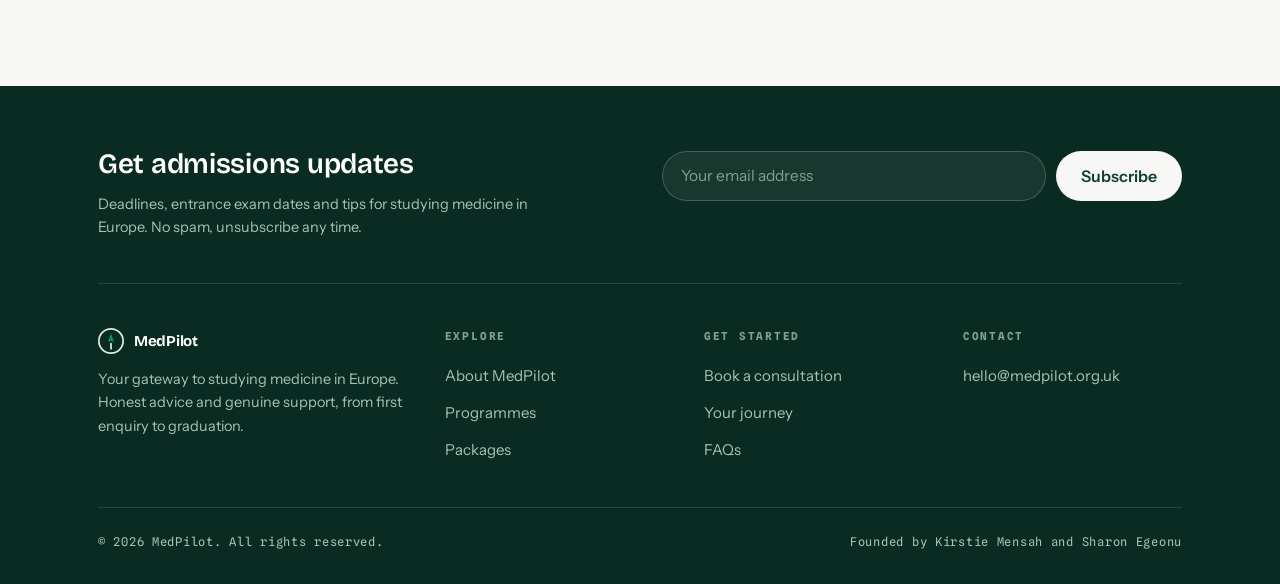
<file: contact.html>
<!DOCTYPE html>
<html lang="en">
<head>
<meta charset="UTF-8">
<meta name="viewport" content="width=device-width, initial-scale=1.0">
<title>Contact | Book Your Free MedPilot Consultation</title>
<meta name="description" content="Book a free consultation with MedPilot. Honest eligibility advice, university recommendations and clear pricing, with no obligation.">
<link rel="canonical" href="https://medpilot.org.uk/contact.html">
<meta name="robots" content="index, follow, max-image-preview:large">
<meta name="theme-color" content="#0F3D30">
<link rel="icon" href="favicon.svg" type="image/svg+xml">
<link rel="icon" href="favicon-32.png" sizes="32x32" type="image/png">
<link rel="apple-touch-icon" href="apple-touch-icon.png">
<link rel="manifest" href="site.webmanifest">
<meta property="og:type" content="website">
<meta property="og:site_name" content="MedPilot">
<meta property="og:locale" content="en_GB">
<meta property="og:url" content="https://medpilot.org.uk/contact.html">
<meta property="og:title" content="Contact | Book Your Free MedPilot Consultation">
<meta property="og:description" content="Book a free consultation with MedPilot. Honest eligibility advice, university recommendations and clear pricing, with no obligation.">
<meta property="og:image" content="https://medpilot.org.uk/images/og-image.jpg">
<meta property="og:image:width" content="1200">
<meta property="og:image:height" content="630">
<meta property="og:image:alt" content="MedPilot: your gateway to studying medicine in Europe">
<meta name="twitter:card" content="summary_large_image">
<meta name="twitter:title" content="Contact | Book Your Free MedPilot Consultation">
<meta name="twitter:description" content="Book a free consultation with MedPilot. Honest eligibility advice, university recommendations and clear pricing, with no obligation.">
<meta name="twitter:image" content="https://medpilot.org.uk/images/og-image.jpg">
<meta name="twitter:image:alt" content="MedPilot: your gateway to studying medicine in Europe">
<script type="application/ld+json">
{
  "@context": "https://schema.org",
  "@graph": [
    {
      "@type": "EducationalOrganization",
      "@id": "https://medpilot.org.uk/#organization",
      "name": "MedPilot",
      "url": "https://medpilot.org.uk/",
      "logo": "https://medpilot.org.uk/apple-touch-icon.png",
      "image": "https://medpilot.org.uk/images/og-image.jpg",
      "email": "hello@medpilot.org.uk",
      "description": "MedPilot helps international students gain admission into accredited medical, dental, pharmacy and veterinary schools in Bulgaria.",
      "founder": [
        {
          "@type": "Person",
          "name": "Kirstie Mensah"
        },
        {
          "@type": "Person",
          "name": "Sharon Egeonu"
        }
      ],
      "areaServed": [
        "United Kingdom",
        "Ireland",
        "Canada"
      ],
      "contactPoint": {
        "@type": "ContactPoint",
        "contactType": "customer service",
        "email": "hello@medpilot.org.uk",
        "availableLanguage": "English"
      }
    },
    {
      "@type": "BreadcrumbList",
      "itemListElement": [
        {
          "@type": "ListItem",
          "position": 1,
          "name": "Home",
          "item": "https://medpilot.org.uk/"
        },
        {
          "@type": "ListItem",
          "position": 2,
          "name": "Contact",
          "item": "https://medpilot.org.uk/contact.html"
        }
      ]
    },
    {
      "@type": "FAQPage",
      "mainEntity": [
        {
          "@type": "Question",
          "name": "Is the first consultation really free?",
          "acceptedAnswer": {
            "@type": "Answer",
            "text": "Yes. The initial consultation, career guidance, eligibility assessment and university recommendations are always free, whether or not you go on to use a paid package."
          }
        },
        {
          "@type": "Question",
          "name": "Are the degrees recognised outside Bulgaria?",
          "acceptedAnswer": {
            "@type": "Answer",
            "text": "The universities we work with are accredited, and their English-taught degrees are recognised across the European Union. If you plan to practise in a specific country, we'll talk you through that country's registration process during your consultation."
          }
        },
        {
          "@type": "Question",
          "name": "How much does it cost to study Medicine in Bulgaria?",
          "acceptedAnswer": {
            "@type": "Answer",
            "text": "Tuition for English-taught Medicine is typically 8,000 to 10,000 euros per academic year, usually paid in two instalments. Living costs are low by European standards; a modern city-centre apartment in Sofia rents for around 350 euros a month, and smaller cities cost less. We break down the full cost for your chosen university during your free consultation."
          }
        },
        {
          "@type": "Question",
          "name": "What are the entrance exams like?",
          "acceptedAnswer": {
            "@type": "Answer",
            "text": "Most universities assess biology and chemistry, and some also ask for an English test. Formats vary by university, and our Standard and Premium packages include structured guidance and registration support so you arrive prepared."
          }
        },
        {
          "@type": "Question",
          "name": "Do I need an agency to apply at all?",
          "acceptedAnswer": {
            "@type": "Answer",
            "text": "Honestly, no. You can apply to Bulgarian universities directly, and if you're confident handling document legalisation, translations, exam registration, visa appointments and finding housing in a country you've never lived in, we'd genuinely encourage it. What you pay MedPilot for is getting every step right the first time, one accountable person managing your case, and support that continues after you land. Our pricing is published upfront so you can weigh that for yourself."
          }
        },
        {
          "@type": "Question",
          "name": "What support do I get after I arrive?",
          "acceptedAnswer": {
            "@type": "Answer",
            "text": "Depending on your package: airport pickup, accommodation help, bank account and SIM card setup, residence permit support and local orientation. Every student gets access to our online community, student ambassadors and emergency support line throughout their degree."
          }
        },
        {
          "@type": "Question",
          "name": "Can my parents be involved in the process?",
          "acceptedAnswer": {
            "@type": "Answer",
            "text": "Absolutely. We regularly hold consultations with parents and school career advisers so the whole family understands the costs, the timeline and what to expect."
          }
        }
      ]
    }
  ]
}
</script>
<link rel="preconnect" href="https://fonts.googleapis.com">
<link rel="preconnect" href="https://fonts.gstatic.com" crossorigin>
<link href="https://fonts.googleapis.com/css2?family=Bricolage+Grotesque:opsz,wght@12..96,300..800&family=Instrument+Sans:ital,wght@0,400;0,500;0,600;1,400&family=Spline+Sans+Mono:wght@400;500&display=swap" rel="stylesheet">
<link rel="stylesheet" href="styles.css">
</head>
<body>

<header>
  <nav class="nav wrap" aria-label="Main">
    <a class="logo" href="index.html" aria-label="MedPilot home">
      <svg width="30" height="30" viewBox="0 0 30 30" fill="none" aria-hidden="true">
  <circle cx="15" cy="15" r="14" stroke="#0F3D30" stroke-width="2"/>
  <path d="M15 6 L18.5 16.5 L15 14.5 L11.5 16.5 Z" fill="#00966E"/>
  <path d="M15 24 v-6" stroke="#0F3D30" stroke-width="2" stroke-linecap="round"/>
</svg>
      MedPilot
    </a>
    <button class="menu-btn" aria-label="Toggle menu" aria-expanded="false" onclick="toggleMenu(this)">
      <span></span><span></span><span></span>
    </button>
    <ul class="nav-links" id="navLinks">
      <li><a href="index.html">Home</a></li>
      <li><a href="about.html">About</a></li>
      <li><a href="programmes.html">Programmes</a></li>
      <li><a href="packages.html">Packages</a></li>
      <li><a href="contact.html" aria-current="page">Contact</a></li>
      <li><a class="btn btn-primary nav-cta" href="contact.html#book">Book a free consultation</a></li>
    </ul>
  </nav>
</header>

<main>

  <section class="page-hero">
    <img class="bg" src="images/books.jpg" alt="" width="1280" height="1919">
    <div class="veil" aria-hidden="true"></div>
    <div class="wrap">
      <h1>Book your free consultation</h1>
      <p class="lede">Book a free 30-minute call below, or send us a message and we'll reply within one working day.</p>
    </div>
  </section>

  <section class="section" id="book">
    <div class="wrap">
      <h2>Pick a time that suits you</h2>
      <p class="lede">Choose a free 30-minute slot below. You'll get a confirmation email with the call details straight away.</p>
      <div class="booking-card">
        <!-- Calendly inline widget begin -->
        <div class="calendly-inline-widget" data-url="https://calendly.com/medpilot-org/30min" style="min-width:320px;height:700px;"></div>
        <script type="text/javascript" src="https://assets.calendly.com/assets/external/widget.js" async></script>
        <!-- Calendly inline widget end -->
      </div>
    </div>
  </section>

  <section class="section" style="padding-top:0">
    <div class="wrap contact-grid">
      <div>
        <h2>Prefer to write to us?</h2>
        <p class="lede" style="margin-bottom:8px">Your consultation covers your eligibility, realistic university options and what each package would cost. It's free, and there's no obligation to continue.</p>
        <div class="contact-info">
          <div class="row">
            <div class="ico"><svg width="20" height="20" viewBox="0 0 20 20" fill="none" aria-hidden="true"><rect x="2" y="4" width="16" height="13" rx="2" stroke="#0F3D30" stroke-width="1.7"/><path d="M2.5 5.5L10 11l7.5-5.5" stroke="#00966E" stroke-width="1.7" stroke-linecap="round" stroke-linejoin="round"/></svg></div>
            <div><p class="k">Email</p><p class="v">hello@medpilot.org.uk</p></div>
          </div>
          <div class="row">
            <div class="ico"><svg width="20" height="20" viewBox="0 0 20 20" fill="none" aria-hidden="true"><circle cx="10" cy="10" r="8" stroke="#0F3D30" stroke-width="1.7"/><path d="M10 5.5V10l3 2" stroke="#00966E" stroke-width="1.7" stroke-linecap="round" stroke-linejoin="round"/></svg></div>
            <div><p class="k">Response time</p><p class="v">Within one working day</p></div>
          </div>
          <div class="row">
            <div class="ico"><svg width="20" height="20" viewBox="0 0 20 20" fill="none" aria-hidden="true"><path d="M10 18s6-4.6 6-9.5A6 6 0 004 8.5C4 13.4 10 18 10 18z" stroke="#0F3D30" stroke-width="1.7" stroke-linejoin="round"/><circle cx="10" cy="8.5" r="2.2" stroke="#00966E" stroke-width="1.7"/></svg></div>
            <div><p class="k">Where we operate</p><p class="v">UK, Ireland and Canada, for study in Bulgaria</p></div>
          </div>
        </div>
      </div>

      <div class="form-card reveal">
        <div class="field-row">
          <div class="field">
            <label for="f-name">Full name</label>
            <input id="f-name" type="text" name="name" autocomplete="name" placeholder="Your name">
          </div>
          <div class="field">
            <label for="f-email">Email</label>
            <input id="f-email" type="email" name="email" autocomplete="email" placeholder="you@example.com">
          </div>
        </div>
        <div class="field-row">
          <div class="field">
            <label for="f-phone">Phone (optional)</label>
            <input id="f-phone" type="tel" name="phone" autocomplete="tel" placeholder="+44 ...">
          </div>
          <div class="field">
            <label for="f-prog">Programme of interest</label>
            <select id="f-prog" name="programme">
              <option>Medicine</option>
              <option>Dentistry</option>
              <option>Pharmacy</option>
              <option>Veterinary Medicine</option>
              <option>Not sure yet</option>
            </select>
          </div>
        </div>
        <div class="field">
          <label for="f-msg">Tell us about your situation</label>
          <textarea id="f-msg" name="message" placeholder="Your qualifications, when you'd like to start, and anything you're unsure about."></textarea>
        </div>
        <button class="btn btn-primary" style="width:100%;justify-content:center" onclick="sendEnquiry()">Send enquiry <svg class="plane" width="16" height="16" viewBox="0 0 16 16" fill="none" aria-hidden="true"><path d="M1 8h13M9 3l5 5-5 5" stroke="currentColor" stroke-width="1.8" stroke-linecap="round" stroke-linejoin="round"/></svg></button>
        <p class="form-note">Sending opens your email app with the details filled in. We never share your information with anyone else.</p>
      </div>
    </div>
  </section>

  <section class="section" id="faq" style="padding-top:0">
    <div class="wrap">
      <h2>Before you ask</h2>
      <div class="faq">
        <details class="reveal">
          <summary>Is the first consultation really free?</summary>
          <p>Yes. The initial consultation, career guidance, eligibility assessment and university recommendations are always free, whether or not you go on to use a paid package.</p>
        </details>
        <details class="reveal">
          <summary>Are the degrees recognised outside Bulgaria?</summary>
          <p>The universities we work with are accredited, and their English-taught degrees are recognised across the European Union. If you plan to practise in a specific country, we'll talk you through that country's registration process during your consultation.</p>
        </details>
        <details class="reveal">
          <summary>How much does it cost to study Medicine in Bulgaria?</summary>
          <p>Tuition for English-taught Medicine is typically 8,000 to 10,000 euros per academic year, usually paid in two instalments. Living costs are low by European standards; a modern city-centre apartment in Sofia rents for around 350 euros a month, and smaller cities cost less. We break down the full cost for your chosen university during your free consultation.</p>
        </details>
        <details class="reveal">
          <summary>What are the entrance exams like?</summary>
          <p>Most universities assess biology and chemistry, and some also ask for an English test. Formats vary by university, and our Standard and Premium packages include structured guidance and registration support so you arrive prepared.</p>
        </details>
        <details class="reveal">
          <summary>Do I need an agency to apply at all?</summary>
          <p>Honestly, no. You can apply to Bulgarian universities directly, and if you're confident handling document legalisation, translations, exam registration, visa appointments and finding housing in a country you've never lived in, we'd genuinely encourage it. What you pay MedPilot for is getting every step right the first time, one accountable person managing your case, and support that continues after you land. Our pricing is published upfront so you can weigh that for yourself.</p>
        </details>
        <details class="reveal">
          <summary>What support do I get after I arrive?</summary>
          <p>Depending on your package: airport pickup, accommodation help, bank account and SIM card setup, residence permit support and local orientation. Every student gets access to our online community, student ambassadors and emergency support line throughout their degree.</p>
        </details>
        <details class="reveal">
          <summary>Can my parents be involved in the process?</summary>
          <p>Absolutely. We regularly hold consultations with parents and school career advisers so the whole family understands the costs, the timeline and what to expect.</p>
        </details>
      </div>
    </div>
  </section>

</main>

<footer>
  <div class="wrap">
    <div class="news">
      <div>
        <h4>Get admissions updates</h4>
        <p>Deadlines, entrance exam dates and tips for studying medicine in Europe. No spam, unsubscribe any time.</p>
      </div>
      <form class="news-form" id="newsForm" novalidate>
        <div class="news-row">
          <label for="news-email" class="news-hp">Email address</label>
          <input id="news-email" type="email" name="email" autocomplete="email" placeholder="Your email address" required>
          <label class="news-hp" aria-hidden="true">Leave blank <input type="text" name="website" tabindex="-1" autocomplete="off"></label>
          <button class="btn" type="submit">Subscribe</button>
        </div>
        <p class="news-msg" role="status" aria-live="polite"></p>
      </form>
    </div>
    <div class="foot-grid">
      <div class="foot-brand">
        <a class="logo" href="index.html">
          <svg width="26" height="26" viewBox="0 0 30 30" fill="none" aria-hidden="true">
  <circle cx="15" cy="15" r="14" stroke="#DCEDE4" stroke-width="2"/>
  <path d="M15 6 L18.5 16.5 L15 14.5 L11.5 16.5 Z" fill="#00966E"/>
  <path d="M15 24 v-6" stroke="#DCEDE4" stroke-width="2" stroke-linecap="round"/>
</svg>
          MedPilot
        </a>
        <p>Your gateway to studying medicine in Europe. Honest advice and genuine support, from first enquiry to graduation.</p>
      </div>
      <div>
        <h4>Explore</h4>
        <ul>
          <li><a href="about.html">About MedPilot</a></li>
          <li><a href="programmes.html">Programmes</a></li>
          <li><a href="packages.html">Packages</a></li>
        </ul>
      </div>
      <div>
        <h4>Get started</h4>
        <ul>
          <li><a href="contact.html#book">Book a consultation</a></li>
          <li><a href="packages.html#journey">Your journey</a></li>
          <li><a href="contact.html#faq">FAQs</a></li>
        </ul>
      </div>
      <div>
        <h4>Contact</h4>
        <ul>
          <li><a href="mailto:hello@medpilot.org.uk">hello@medpilot.org.uk</a></li>
        </ul>
      </div>
    </div>
    <div class="foot-base">
      <span>© 2026 MedPilot. All rights reserved.</span>
      <span>Founded by Kirstie Mensah and Sharon Egeonu</span>
    </div>
  </div>
</footer>

<script>
function toggleMenu(btn){
  const links = document.getElementById('navLinks');
  const open = links.classList.toggle('open');
  btn.setAttribute('aria-expanded', open);
}
const io = new IntersectionObserver(entries=>{
  entries.forEach(e=>{ if(e.isIntersecting){ e.target.classList.add('in'); io.unobserve(e.target);} });
},{threshold:.12});
document.querySelectorAll('.reveal').forEach(el=>io.observe(el));
</script>

<script>
function sendEnquiry(){
  const v = id => document.getElementById(id).value.trim();
  const name = v('f-name'), email = v('f-email'), phone = v('f-phone');
  const prog = document.getElementById('f-prog').value, msg = v('f-msg');
  const body = encodeURIComponent(
    'Name: ' + name + '\nEmail: ' + email + '\nPhone: ' + phone +
    '\nProgramme: ' + prog + '\n\n' + msg
  );
  const subject = encodeURIComponent('Free consultation enquiry - ' + (name || 'New student'));
  window.location.href = 'mailto:hello@medpilot.org.uk?subject=' + subject + '&body=' + body;
}
</script>

<script src="subscribe.js" defer></script>
</body>
</html>
</file>
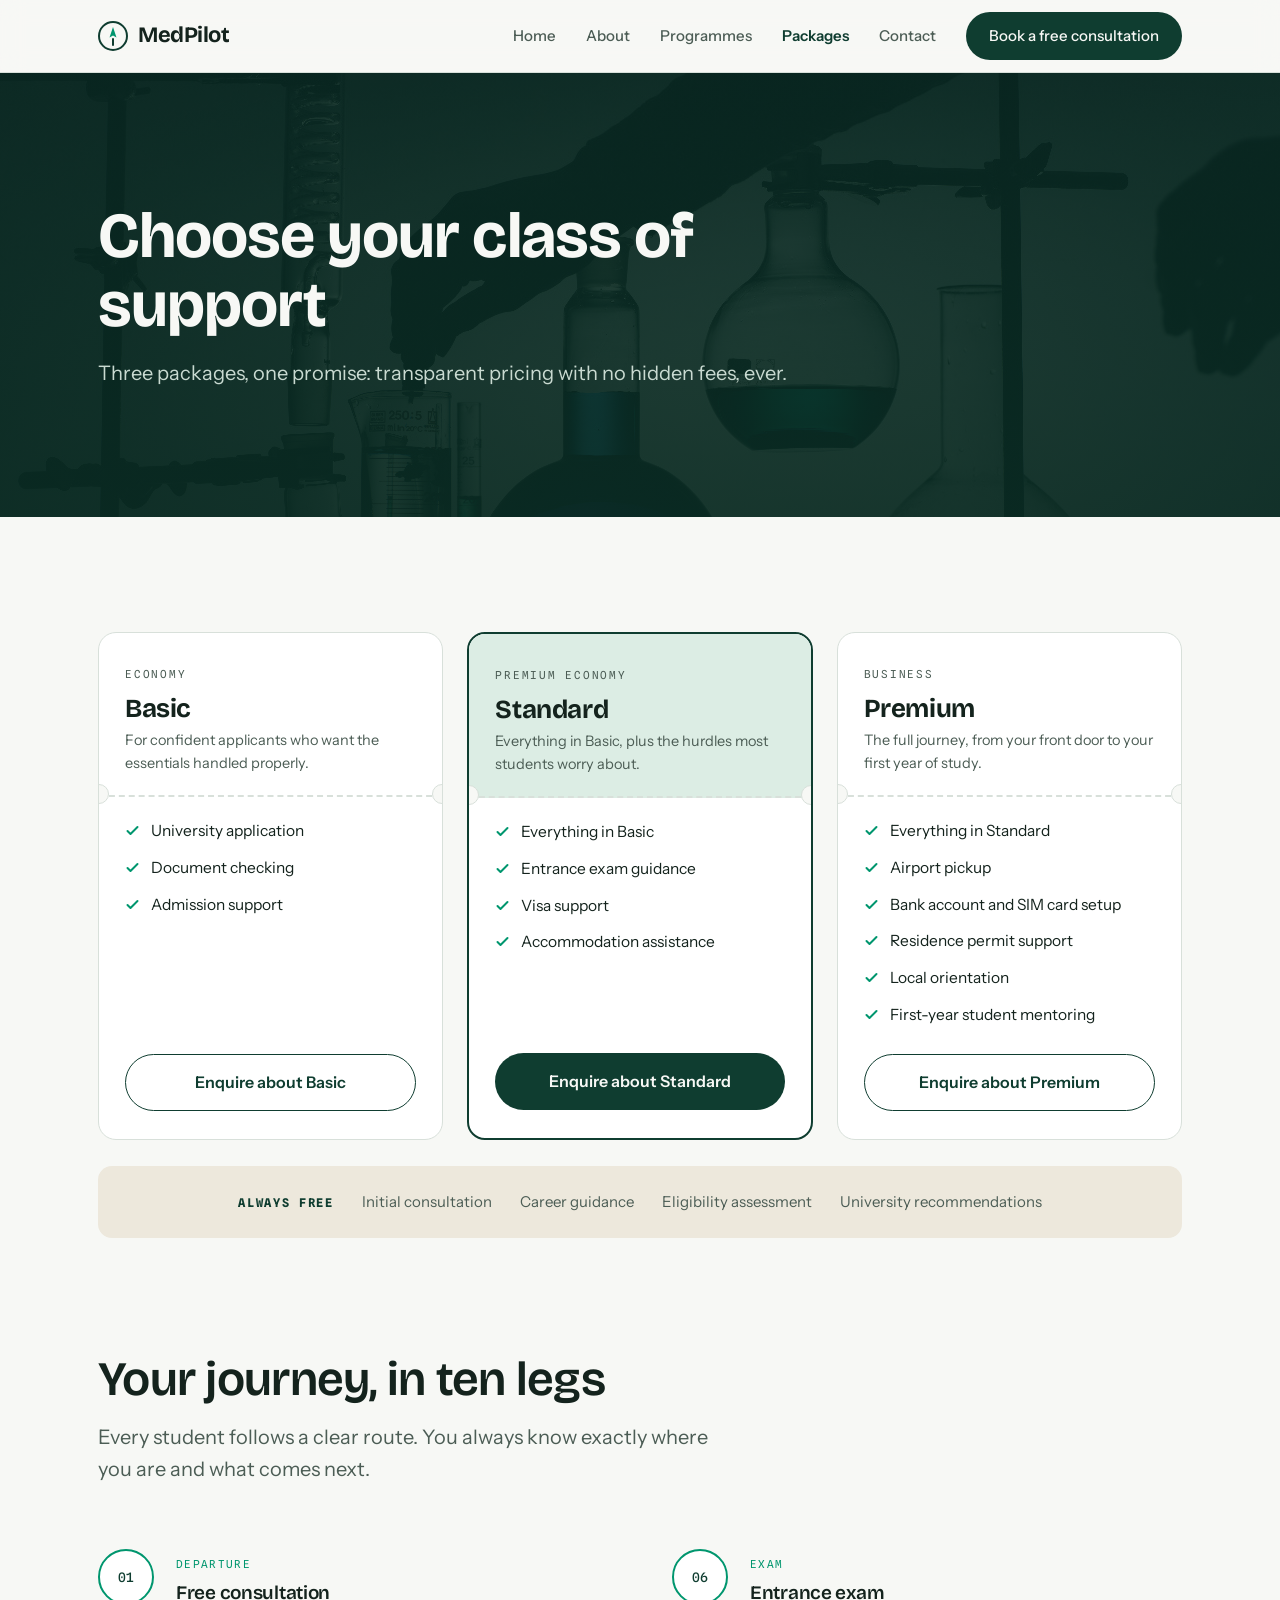
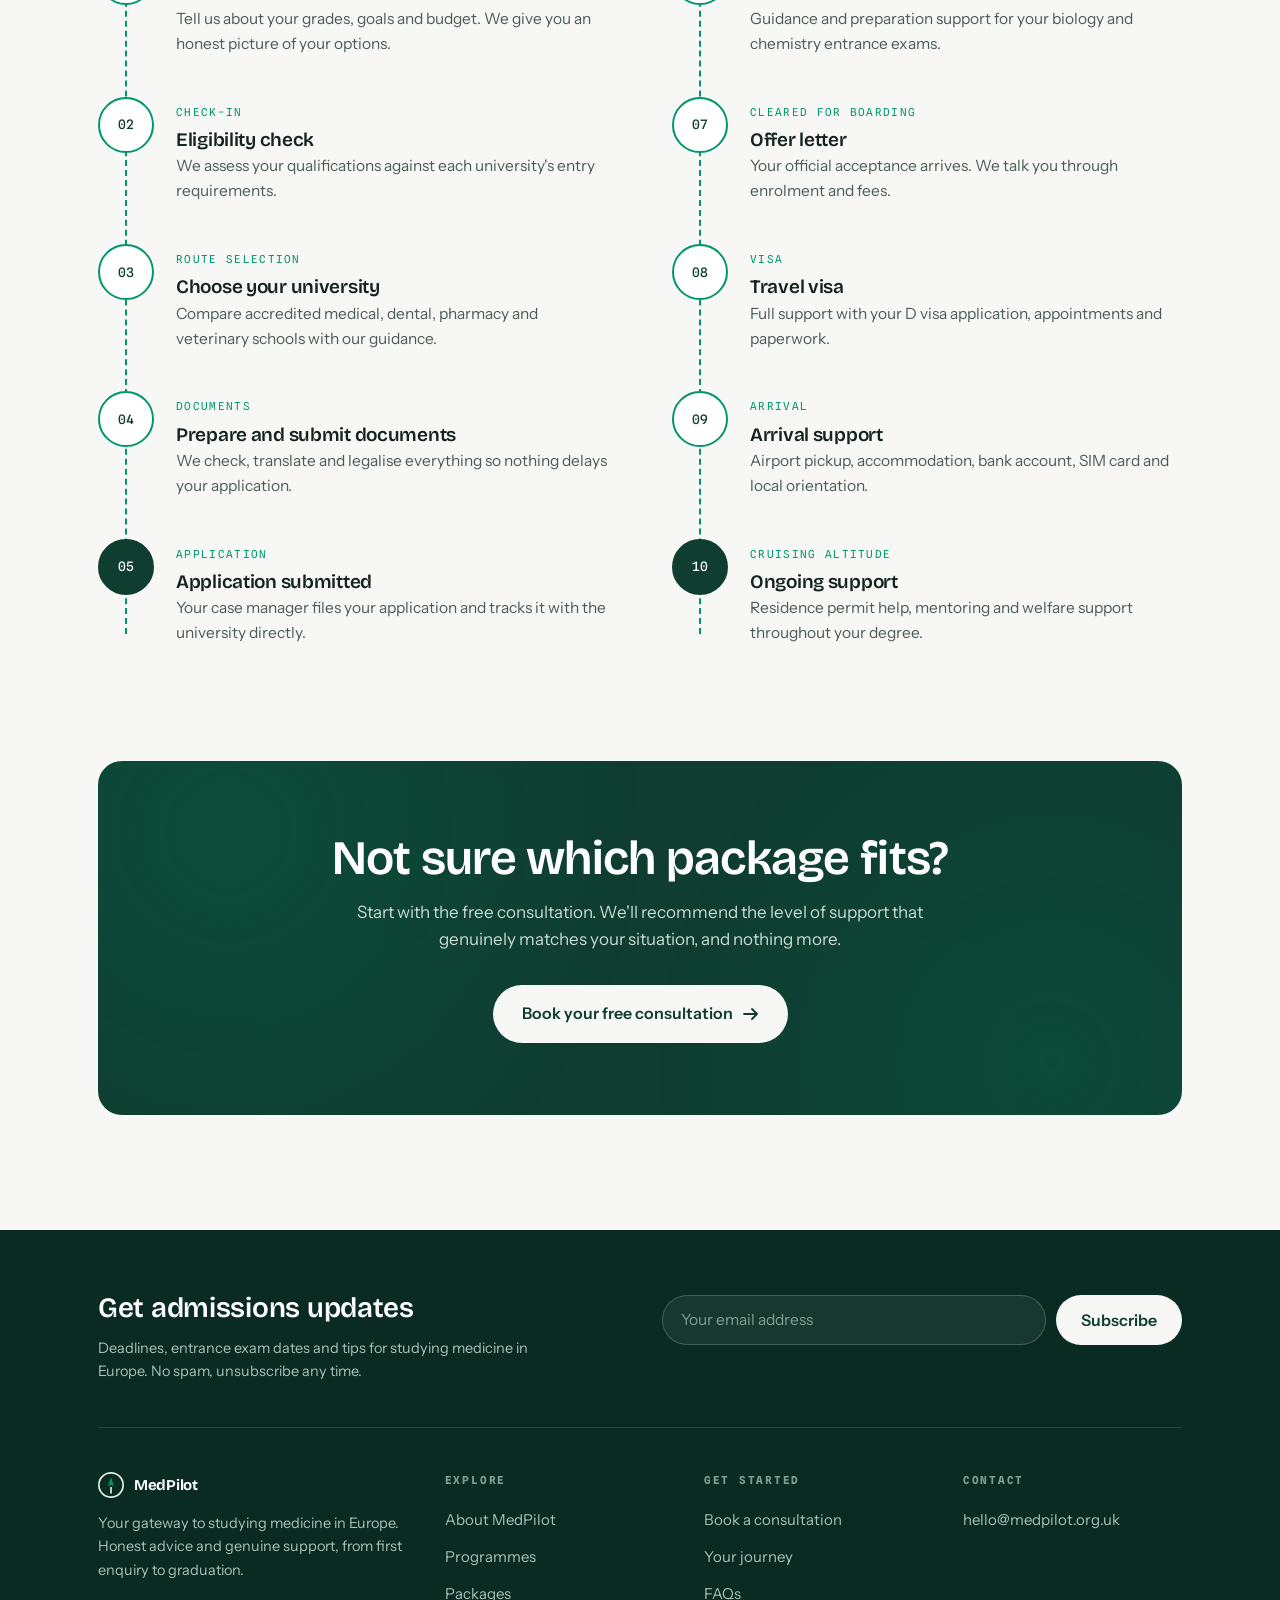
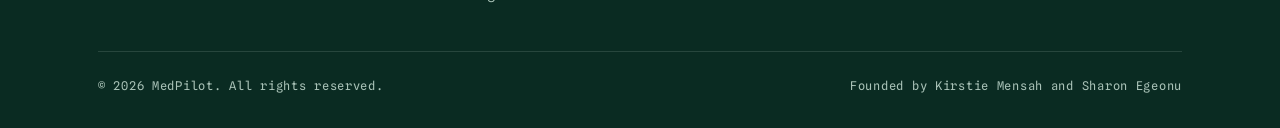
<file: packages.html>
<!DOCTYPE html>
<html lang="en">
<head>
<meta charset="UTF-8">
<meta name="viewport" content="width=device-width, initial-scale=1.0">
<title>Packages and Pricing | MedPilot</title>
<meta name="description" content="Three transparent support packages, from application essentials to full door-to-door support, plus a clear ten-step student journey.">
<link rel="canonical" href="https://medpilot.org.uk/packages.html">
<meta name="robots" content="index, follow, max-image-preview:large">
<meta name="theme-color" content="#0F3D30">
<link rel="icon" href="favicon.svg" type="image/svg+xml">
<link rel="icon" href="favicon-32.png" sizes="32x32" type="image/png">
<link rel="apple-touch-icon" href="apple-touch-icon.png">
<link rel="manifest" href="site.webmanifest">
<meta property="og:type" content="website">
<meta property="og:site_name" content="MedPilot">
<meta property="og:locale" content="en_GB">
<meta property="og:url" content="https://medpilot.org.uk/packages.html">
<meta property="og:title" content="Packages and Pricing | MedPilot">
<meta property="og:description" content="Three transparent support packages, from application essentials to full door-to-door support, plus a clear ten-step student journey.">
<meta property="og:image" content="https://medpilot.org.uk/images/og-image.jpg">
<meta property="og:image:width" content="1200">
<meta property="og:image:height" content="630">
<meta property="og:image:alt" content="MedPilot: your gateway to studying medicine in Europe">
<meta name="twitter:card" content="summary_large_image">
<meta name="twitter:title" content="Packages and Pricing | MedPilot">
<meta name="twitter:description" content="Three transparent support packages, from application essentials to full door-to-door support, plus a clear ten-step student journey.">
<meta name="twitter:image" content="https://medpilot.org.uk/images/og-image.jpg">
<meta name="twitter:image:alt" content="MedPilot: your gateway to studying medicine in Europe">
<script type="application/ld+json">
{
  "@context": "https://schema.org",
  "@graph": [
    {
      "@type": "EducationalOrganization",
      "@id": "https://medpilot.org.uk/#organization",
      "name": "MedPilot",
      "url": "https://medpilot.org.uk/",
      "logo": "https://medpilot.org.uk/apple-touch-icon.png",
      "image": "https://medpilot.org.uk/images/og-image.jpg",
      "email": "hello@medpilot.org.uk",
      "description": "MedPilot helps international students gain admission into accredited medical, dental, pharmacy and veterinary schools in Bulgaria.",
      "founder": [
        {
          "@type": "Person",
          "name": "Kirstie Mensah"
        },
        {
          "@type": "Person",
          "name": "Sharon Egeonu"
        }
      ],
      "areaServed": [
        "United Kingdom",
        "Ireland",
        "Canada"
      ],
      "contactPoint": {
        "@type": "ContactPoint",
        "contactType": "customer service",
        "email": "hello@medpilot.org.uk",
        "availableLanguage": "English"
      }
    },
    {
      "@type": "BreadcrumbList",
      "itemListElement": [
        {
          "@type": "ListItem",
          "position": 1,
          "name": "Home",
          "item": "https://medpilot.org.uk/"
        },
        {
          "@type": "ListItem",
          "position": 2,
          "name": "Packages",
          "item": "https://medpilot.org.uk/packages.html"
        }
      ]
    }
  ]
}
</script>
<link rel="preconnect" href="https://fonts.googleapis.com">
<link rel="preconnect" href="https://fonts.gstatic.com" crossorigin>
<link href="https://fonts.googleapis.com/css2?family=Bricolage+Grotesque:opsz,wght@12..96,300..800&family=Instrument+Sans:ital,wght@0,400;0,500;0,600;1,400&family=Spline+Sans+Mono:wght@400;500&display=swap" rel="stylesheet">
<link rel="stylesheet" href="styles.css">
</head>
<body>

<header>
  <nav class="nav wrap" aria-label="Main">
    <a class="logo" href="index.html" aria-label="MedPilot home">
      <svg width="30" height="30" viewBox="0 0 30 30" fill="none" aria-hidden="true">
  <circle cx="15" cy="15" r="14" stroke="#0F3D30" stroke-width="2"/>
  <path d="M15 6 L18.5 16.5 L15 14.5 L11.5 16.5 Z" fill="#00966E"/>
  <path d="M15 24 v-6" stroke="#0F3D30" stroke-width="2" stroke-linecap="round"/>
</svg>
      MedPilot
    </a>
    <button class="menu-btn" aria-label="Toggle menu" aria-expanded="false" onclick="toggleMenu(this)">
      <span></span><span></span><span></span>
    </button>
    <ul class="nav-links" id="navLinks">
      <li><a href="index.html">Home</a></li>
      <li><a href="about.html">About</a></li>
      <li><a href="programmes.html">Programmes</a></li>
      <li><a href="packages.html" aria-current="page">Packages</a></li>
      <li><a href="contact.html">Contact</a></li>
      <li><a class="btn btn-primary nav-cta" href="contact.html#book">Book a free consultation</a></li>
    </ul>
  </nav>
</header>

<main>

  <section class="page-hero">
    <img class="bg" src="images/flasks.jpg" alt="" width="1280" height="1024">
    <div class="veil" aria-hidden="true"></div>
    <div class="wrap">
      <h1>Choose your class of support</h1>
      <p class="lede">Three packages, one promise: transparent pricing with no hidden fees, ever.</p>
    </div>
  </section>

  <section class="section">
    <div class="wrap">
      <div class="fares" style="margin-top:0">
        <div class="fare reveal">
          <div class="fare-top">
            <span class="fare-class">Economy</span>
            <h3>Basic</h3>
            <p class="fare-sub">For confident applicants who want the essentials handled properly.</p>
          </div>
          <div class="fare-body">
            <ul>
              <li><svg width="15" height="15" viewBox="0 0 15 15" fill="none" aria-hidden="true"><path d="M2.5 8l3 3 7-7" stroke="#00966E" stroke-width="2" stroke-linecap="round" stroke-linejoin="round"/></svg>University application</li>
              <li><svg width="15" height="15" viewBox="0 0 15 15" fill="none" aria-hidden="true"><path d="M2.5 8l3 3 7-7" stroke="#00966E" stroke-width="2" stroke-linecap="round" stroke-linejoin="round"/></svg>Document checking</li>
              <li><svg width="15" height="15" viewBox="0 0 15 15" fill="none" aria-hidden="true"><path d="M2.5 8l3 3 7-7" stroke="#00966E" stroke-width="2" stroke-linecap="round" stroke-linejoin="round"/></svg>Admission support</li>
            </ul>
            <a class="btn btn-ghost" href="contact.html">Enquire about Basic</a>
          </div>
        </div>

        <div class="fare fare-featured reveal">
          <span class="fare-badge">Most popular</span>
          <div class="fare-top">
            <span class="fare-class">Premium Economy</span>
            <h3>Standard</h3>
            <p class="fare-sub">Everything in Basic, plus the hurdles most students worry about.</p>
          </div>
          <div class="fare-body">
            <ul>
              <li><svg width="15" height="15" viewBox="0 0 15 15" fill="none" aria-hidden="true"><path d="M2.5 8l3 3 7-7" stroke="#00966E" stroke-width="2" stroke-linecap="round" stroke-linejoin="round"/></svg>Everything in Basic</li>
              <li><svg width="15" height="15" viewBox="0 0 15 15" fill="none" aria-hidden="true"><path d="M2.5 8l3 3 7-7" stroke="#00966E" stroke-width="2" stroke-linecap="round" stroke-linejoin="round"/></svg>Entrance exam guidance</li>
              <li><svg width="15" height="15" viewBox="0 0 15 15" fill="none" aria-hidden="true"><path d="M2.5 8l3 3 7-7" stroke="#00966E" stroke-width="2" stroke-linecap="round" stroke-linejoin="round"/></svg>Visa support</li>
              <li><svg width="15" height="15" viewBox="0 0 15 15" fill="none" aria-hidden="true"><path d="M2.5 8l3 3 7-7" stroke="#00966E" stroke-width="2" stroke-linecap="round" stroke-linejoin="round"/></svg>Accommodation assistance</li>
            </ul>
            <a class="btn btn-primary" href="contact.html">Enquire about Standard</a>
          </div>
        </div>

        <div class="fare reveal">
          <div class="fare-top">
            <span class="fare-class">Business</span>
            <h3>Premium</h3>
            <p class="fare-sub">The full journey, from your front door to your first year of study.</p>
          </div>
          <div class="fare-body">
            <ul>
              <li><svg width="15" height="15" viewBox="0 0 15 15" fill="none" aria-hidden="true"><path d="M2.5 8l3 3 7-7" stroke="#00966E" stroke-width="2" stroke-linecap="round" stroke-linejoin="round"/></svg>Everything in Standard</li>
              <li><svg width="15" height="15" viewBox="0 0 15 15" fill="none" aria-hidden="true"><path d="M2.5 8l3 3 7-7" stroke="#00966E" stroke-width="2" stroke-linecap="round" stroke-linejoin="round"/></svg>Airport pickup</li>
              <li><svg width="15" height="15" viewBox="0 0 15 15" fill="none" aria-hidden="true"><path d="M2.5 8l3 3 7-7" stroke="#00966E" stroke-width="2" stroke-linecap="round" stroke-linejoin="round"/></svg>Bank account and SIM card setup</li>
              <li><svg width="15" height="15" viewBox="0 0 15 15" fill="none" aria-hidden="true"><path d="M2.5 8l3 3 7-7" stroke="#00966E" stroke-width="2" stroke-linecap="round" stroke-linejoin="round"/></svg>Residence permit support</li>
              <li><svg width="15" height="15" viewBox="0 0 15 15" fill="none" aria-hidden="true"><path d="M2.5 8l3 3 7-7" stroke="#00966E" stroke-width="2" stroke-linecap="round" stroke-linejoin="round"/></svg>Local orientation</li>
              <li><svg width="15" height="15" viewBox="0 0 15 15" fill="none" aria-hidden="true"><path d="M2.5 8l3 3 7-7" stroke="#00966E" stroke-width="2" stroke-linecap="round" stroke-linejoin="round"/></svg>First-year student mentoring</li>
            </ul>
            <a class="btn btn-ghost" href="contact.html">Enquire about Premium</a>
          </div>
        </div>
      </div>

      <div class="fare-free reveal">
        <strong>Always free</strong>
        <span>Initial consultation</span>
        <span>Career guidance</span>
        <span>Eligibility assessment</span>
        <span>University recommendations</span>
      </div>
    </div>
  </section>

  <section class="section" id="journey" style="padding-top:0">
    <div class="wrap">
      <div class="journey-head">
        <h2>Your journey, in ten legs</h2>
        <p class="lede">Every student follows a clear route. You always know exactly where you are and what comes next.</p>
      </div>
      <div class="journey-cols">
        <ol class="route">
          <li class="leg reveal"><div class="leg-marker">01</div><div class="leg-body"><span class="leg-tag">Departure</span><h3>Free consultation</h3><p>Tell us about your grades, goals and budget. We give you an honest picture of your options.</p></div></li>
          <li class="leg reveal"><div class="leg-marker">02</div><div class="leg-body"><span class="leg-tag">Check-in</span><h3>Eligibility check</h3><p>We assess your qualifications against each university's entry requirements.</p></div></li>
          <li class="leg reveal"><div class="leg-marker">03</div><div class="leg-body"><span class="leg-tag">Route selection</span><h3>Choose your university</h3><p>Compare accredited medical, dental, pharmacy and veterinary schools with our guidance.</p></div></li>
          <li class="leg reveal"><div class="leg-marker">04</div><div class="leg-body"><span class="leg-tag">Documents</span><h3>Prepare and submit documents</h3><p>We check, translate and legalise everything so nothing delays your application.</p></div></li>
          <li class="leg reveal"><div class="leg-marker">05</div><div class="leg-body"><span class="leg-tag">Application</span><h3>Application submitted</h3><p>Your case manager files your application and tracks it with the university directly.</p></div></li>
        </ol>
        <ol class="route" start="6">
          <li class="leg reveal"><div class="leg-marker">06</div><div class="leg-body"><span class="leg-tag">Exam</span><h3>Entrance exam</h3><p>Guidance and preparation support for your biology and chemistry entrance exams.</p></div></li>
          <li class="leg reveal"><div class="leg-marker">07</div><div class="leg-body"><span class="leg-tag">Cleared for boarding</span><h3>Offer letter</h3><p>Your official acceptance arrives. We talk you through enrolment and fees.</p></div></li>
          <li class="leg reveal"><div class="leg-marker">08</div><div class="leg-body"><span class="leg-tag">Visa</span><h3>Travel visa</h3><p>Full support with your D visa application, appointments and paperwork.</p></div></li>
          <li class="leg reveal"><div class="leg-marker">09</div><div class="leg-body"><span class="leg-tag">Arrival</span><h3>Arrival support</h3><p>Airport pickup, accommodation, bank account, SIM card and local orientation.</p></div></li>
          <li class="leg reveal"><div class="leg-marker">10</div><div class="leg-body"><span class="leg-tag">Cruising altitude</span><h3>Ongoing support</h3><p>Residence permit help, mentoring and welfare support throughout your degree.</p></div></li>
        </ol>
      </div>
    </div>
  </section>

  <section class="section" style="padding-top:0;padding-bottom:0">
    <div class="wrap">
      <div class="cta-band reveal">
        <h2>Not sure which package fits?</h2>
        <p>Start with the free consultation. We'll recommend the level of support that genuinely matches your situation, and nothing more.</p>
        <a class="btn btn-primary" href="contact.html#book">Book your free consultation <svg class="plane" width="16" height="16" viewBox="0 0 16 16" fill="none" aria-hidden="true"><path d="M1 8h13M9 3l5 5-5 5" stroke="currentColor" stroke-width="1.8" stroke-linecap="round" stroke-linejoin="round"/></svg></a>
      </div>
    </div>
  </section>

</main>

<footer>
  <div class="wrap">
    <div class="news">
      <div>
        <h4>Get admissions updates</h4>
        <p>Deadlines, entrance exam dates and tips for studying medicine in Europe. No spam, unsubscribe any time.</p>
      </div>
      <form class="news-form" id="newsForm" novalidate>
        <div class="news-row">
          <label for="news-email" class="news-hp">Email address</label>
          <input id="news-email" type="email" name="email" autocomplete="email" placeholder="Your email address" required>
          <label class="news-hp" aria-hidden="true">Leave blank <input type="text" name="website" tabindex="-1" autocomplete="off"></label>
          <button class="btn" type="submit">Subscribe</button>
        </div>
        <p class="news-msg" role="status" aria-live="polite"></p>
      </form>
    </div>
    <div class="foot-grid">
      <div class="foot-brand">
        <a class="logo" href="index.html">
          <svg width="26" height="26" viewBox="0 0 30 30" fill="none" aria-hidden="true">
  <circle cx="15" cy="15" r="14" stroke="#DCEDE4" stroke-width="2"/>
  <path d="M15 6 L18.5 16.5 L15 14.5 L11.5 16.5 Z" fill="#00966E"/>
  <path d="M15 24 v-6" stroke="#DCEDE4" stroke-width="2" stroke-linecap="round"/>
</svg>
          MedPilot
        </a>
        <p>Your gateway to studying medicine in Europe. Honest advice and genuine support, from first enquiry to graduation.</p>
      </div>
      <div>
        <h4>Explore</h4>
        <ul>
          <li><a href="about.html">About MedPilot</a></li>
          <li><a href="programmes.html">Programmes</a></li>
          <li><a href="packages.html">Packages</a></li>
        </ul>
      </div>
      <div>
        <h4>Get started</h4>
        <ul>
          <li><a href="contact.html#book">Book a consultation</a></li>
          <li><a href="packages.html#journey">Your journey</a></li>
          <li><a href="contact.html#faq">FAQs</a></li>
        </ul>
      </div>
      <div>
        <h4>Contact</h4>
        <ul>
          <li><a href="mailto:hello@medpilot.org.uk">hello@medpilot.org.uk</a></li>
        </ul>
      </div>
    </div>
    <div class="foot-base">
      <span>© 2026 MedPilot. All rights reserved.</span>
      <span>Founded by Kirstie Mensah and Sharon Egeonu</span>
    </div>
  </div>
</footer>

<script>
function toggleMenu(btn){
  const links = document.getElementById('navLinks');
  const open = links.classList.toggle('open');
  btn.setAttribute('aria-expanded', open);
}
const io = new IntersectionObserver(entries=>{
  entries.forEach(e=>{ if(e.isIntersecting){ e.target.classList.add('in'); io.unobserve(e.target);} });
},{threshold:.12});
document.querySelectorAll('.reveal').forEach(el=>io.observe(el));
</script>
<script src="subscribe.js" defer></script>
</body>
</html>
</file>
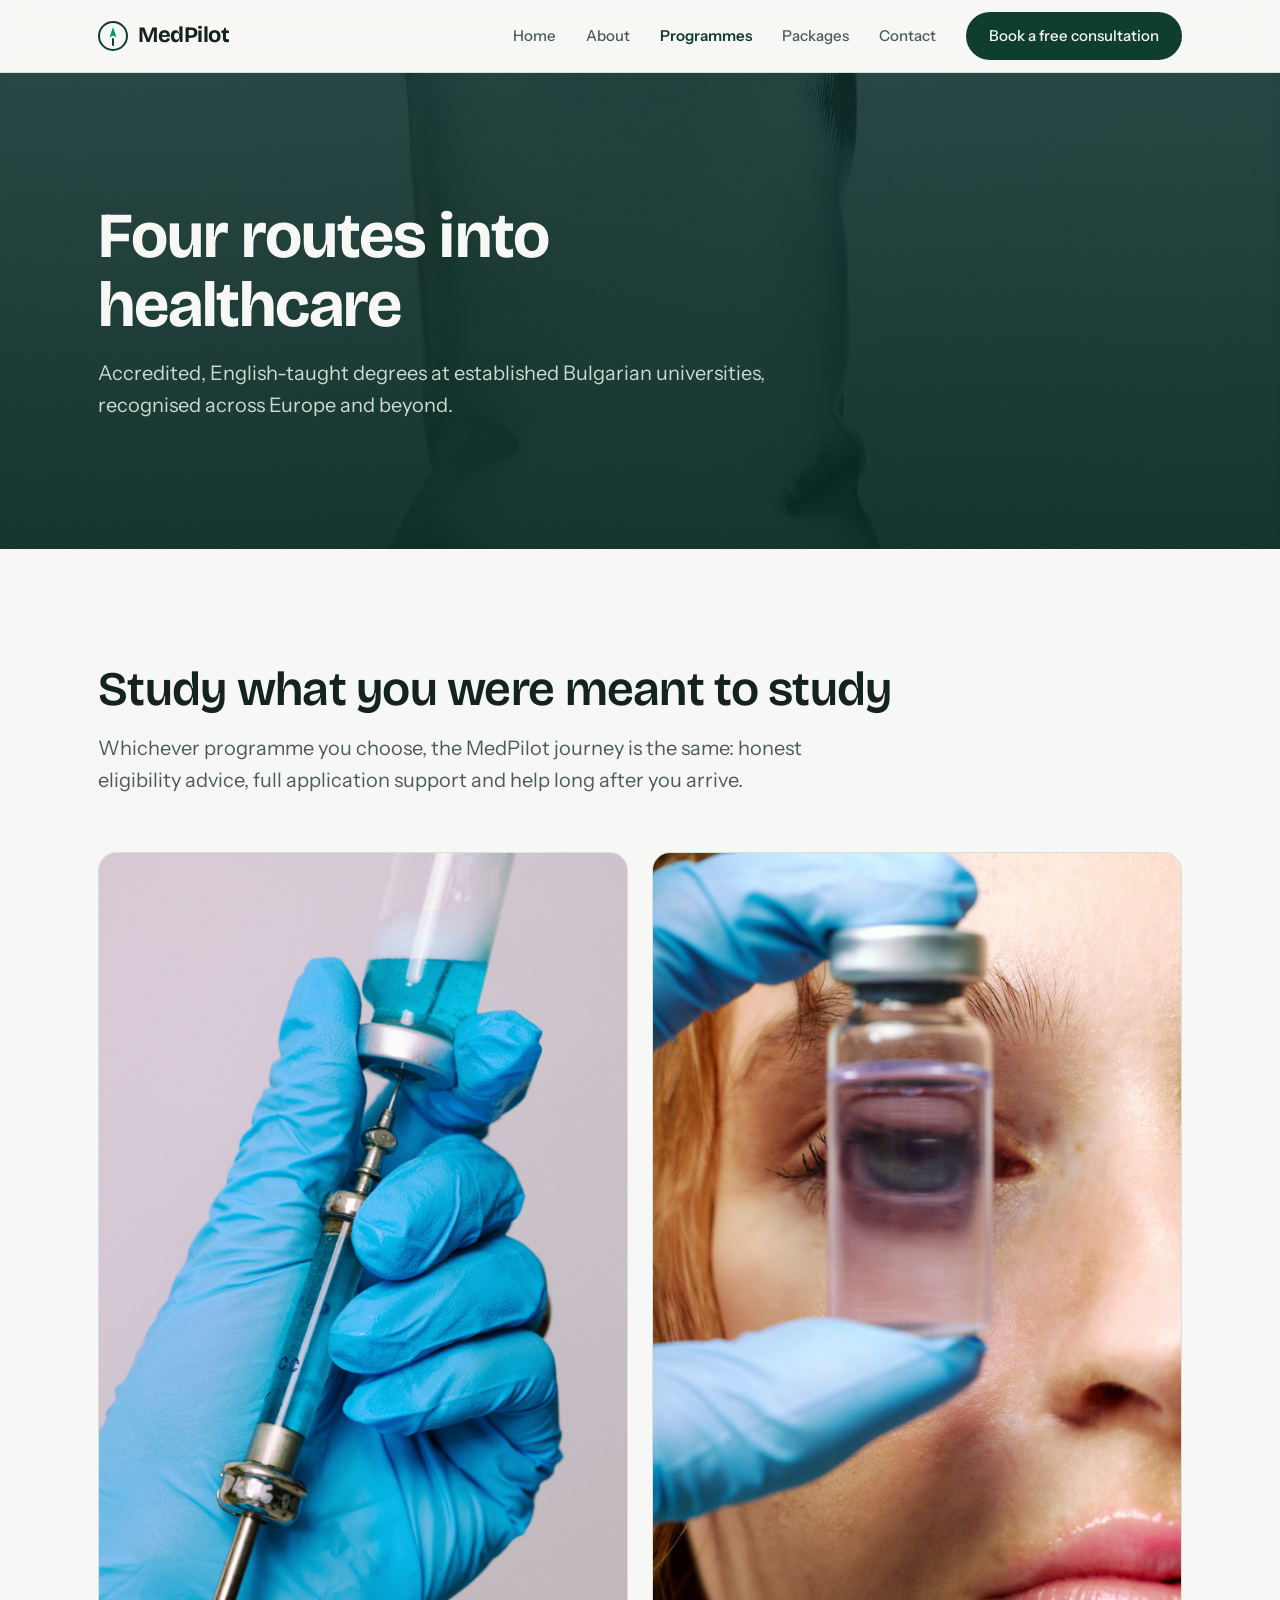
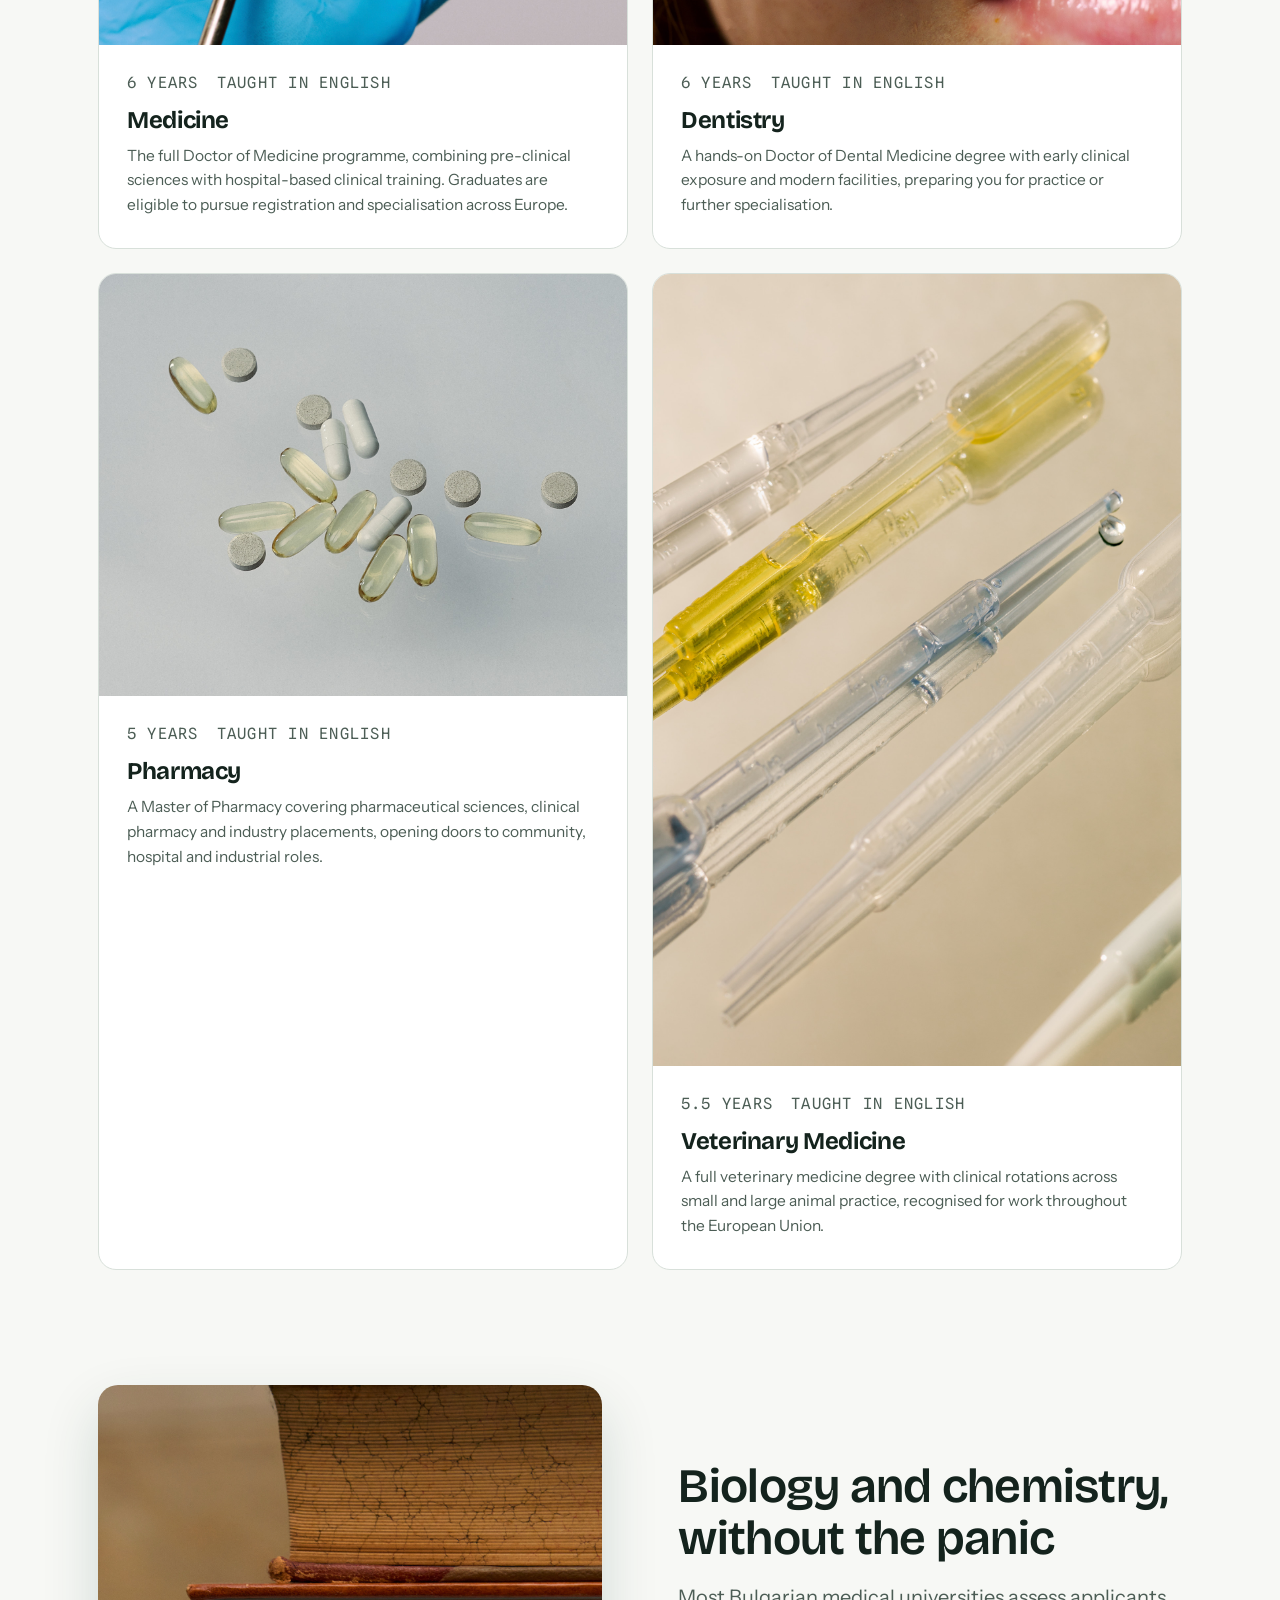
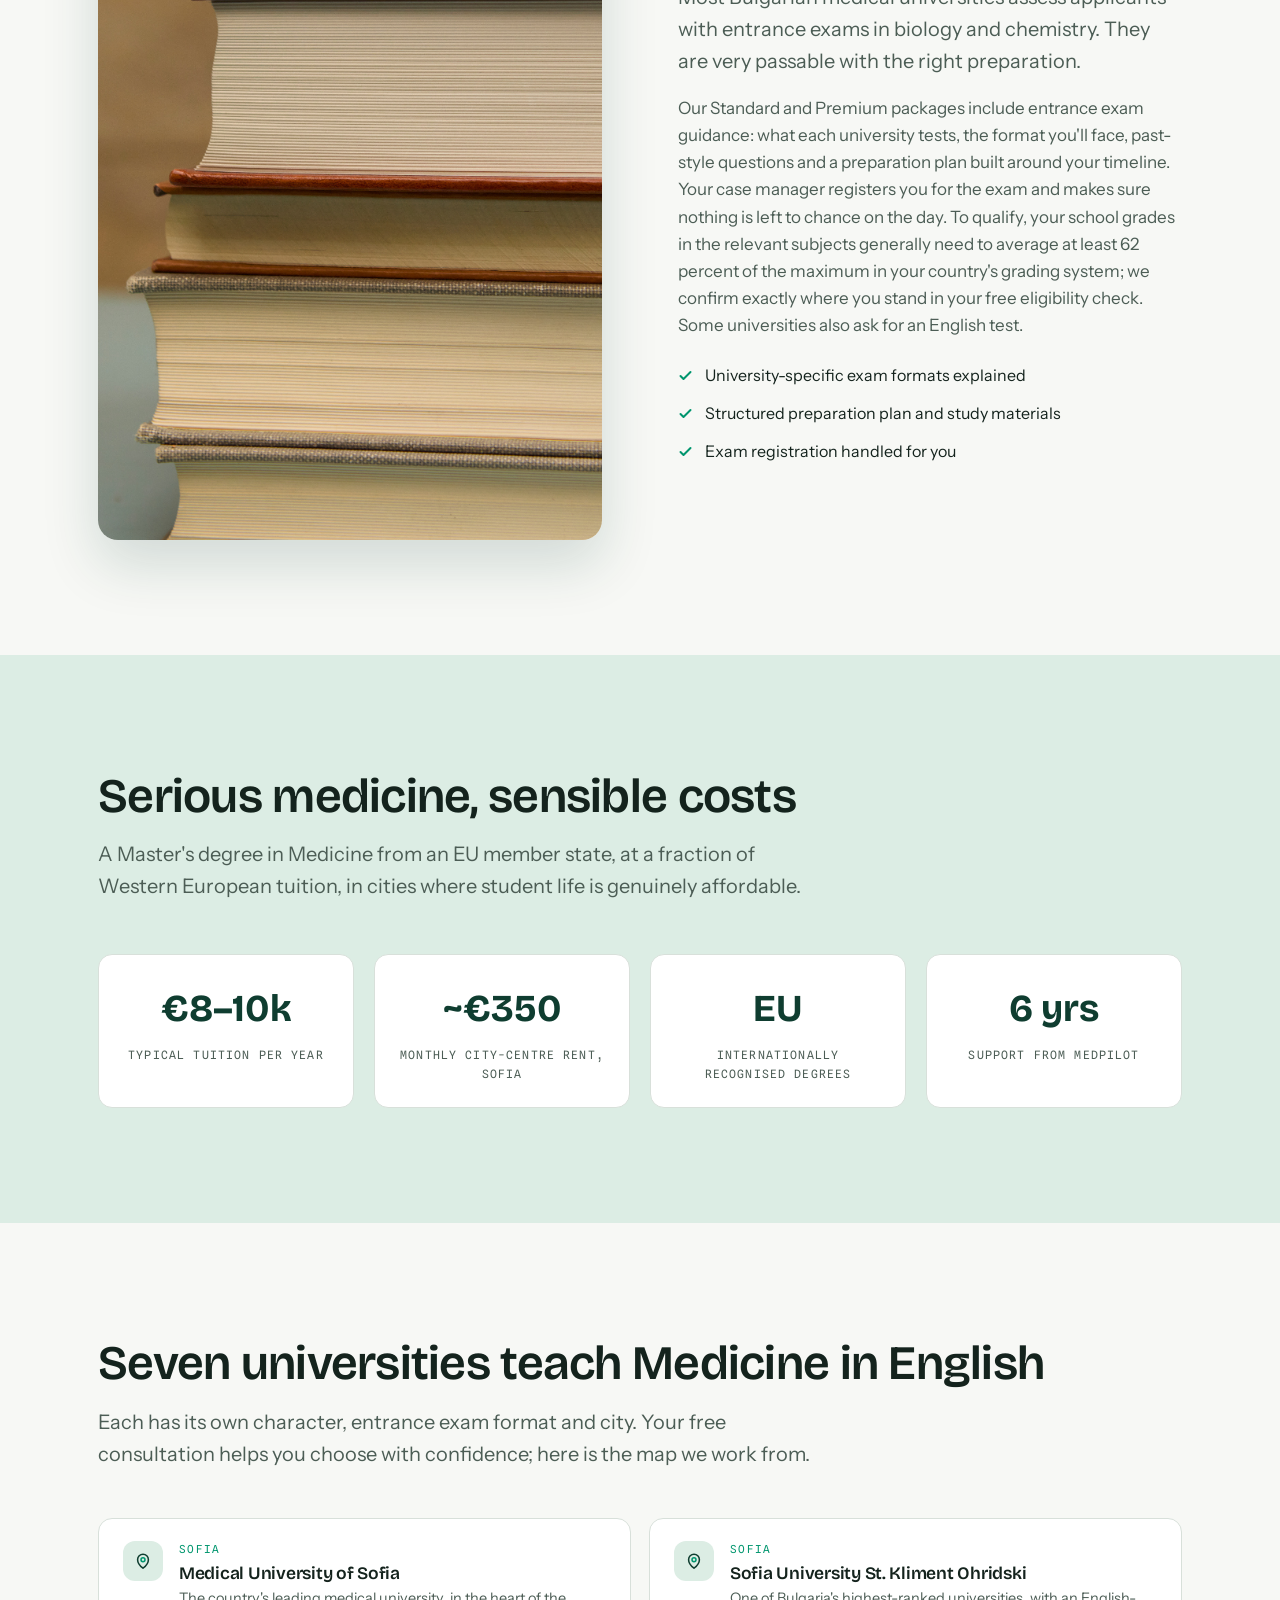
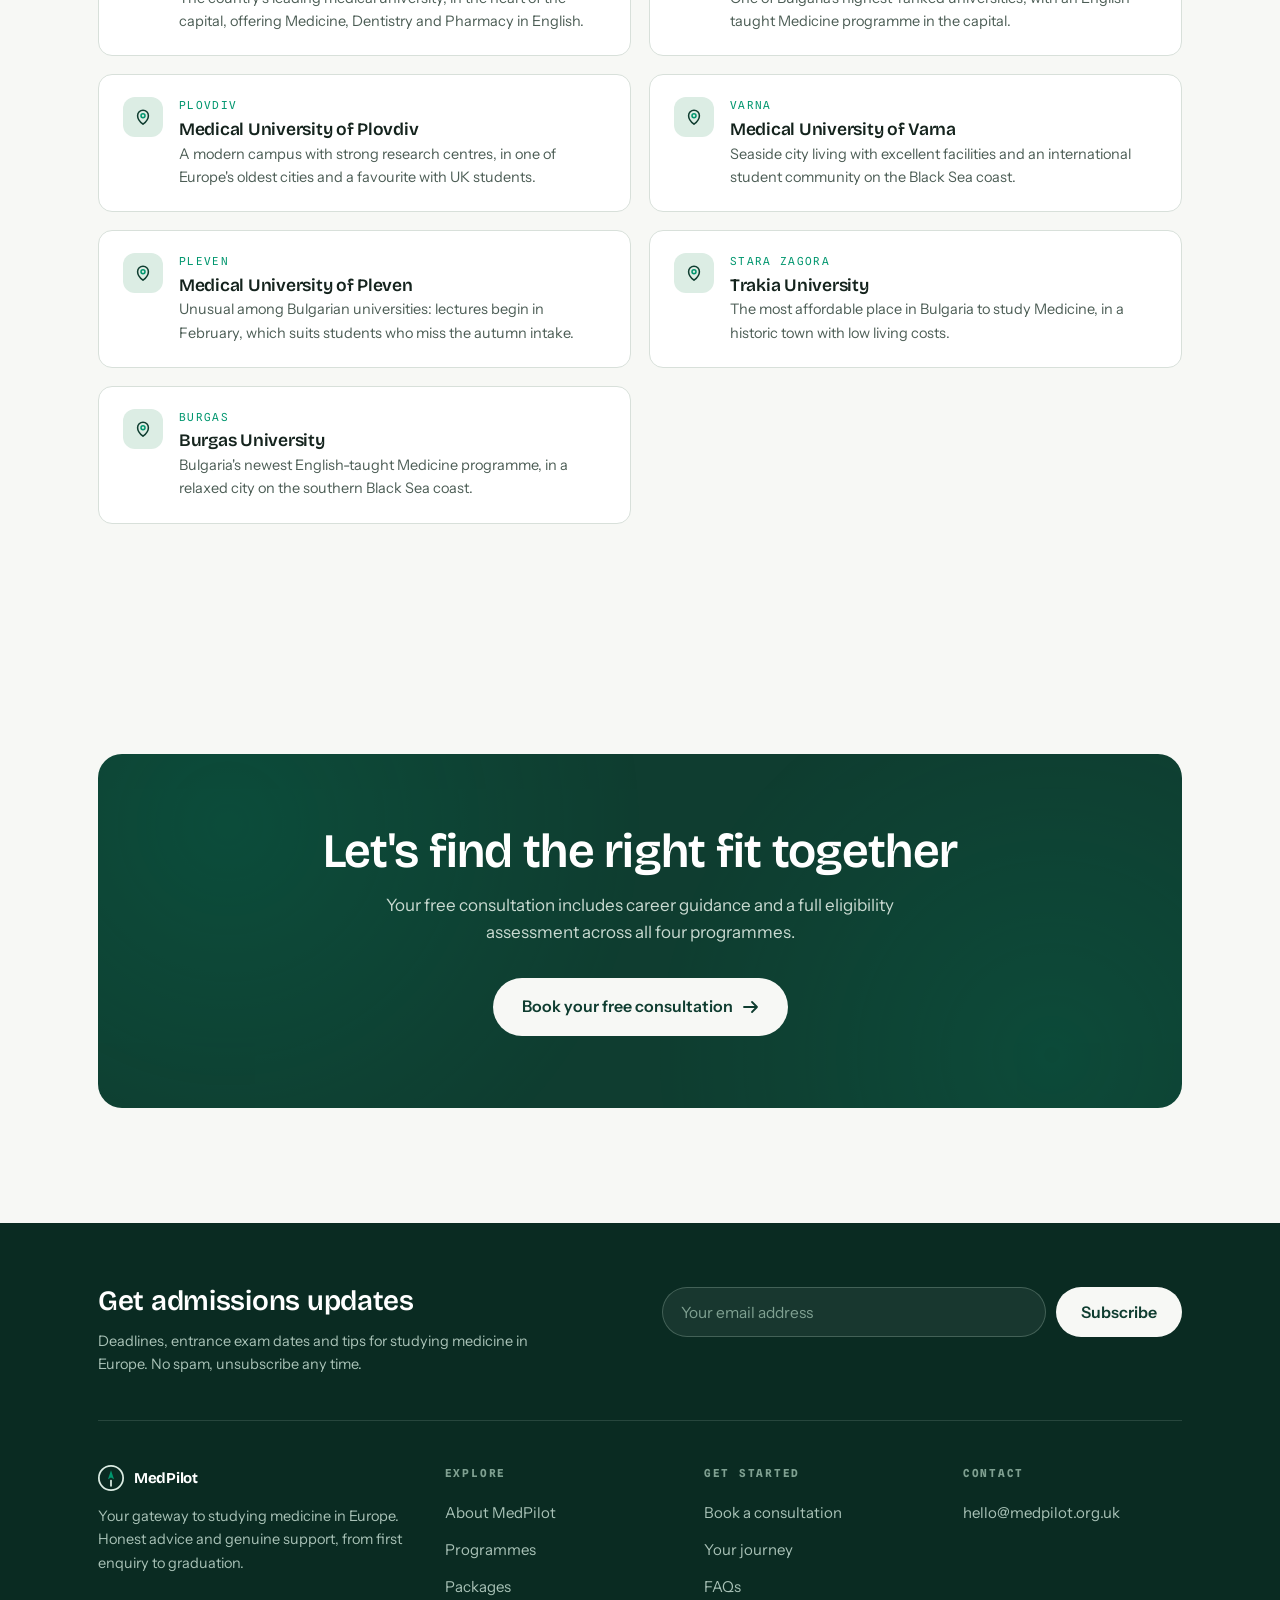
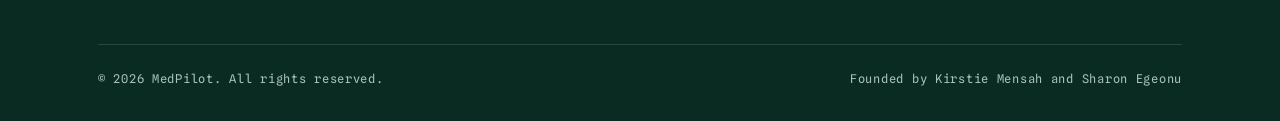
<file: programmes.html>
<!DOCTYPE html>
<html lang="en">
<head>
<meta charset="UTF-8">
<meta name="viewport" content="width=device-width, initial-scale=1.0">
<title>Programmes | Medicine, Dentistry, Pharmacy and Veterinary in Bulgaria</title>
<meta name="description" content="Accredited, English-taught degrees in medicine, dentistry, pharmacy and veterinary medicine at established Bulgarian universities.">
<link rel="canonical" href="https://medpilot.org.uk/programmes.html">
<meta name="robots" content="index, follow, max-image-preview:large">
<meta name="theme-color" content="#0F3D30">
<link rel="icon" href="favicon.svg" type="image/svg+xml">
<link rel="icon" href="favicon-32.png" sizes="32x32" type="image/png">
<link rel="apple-touch-icon" href="apple-touch-icon.png">
<link rel="manifest" href="site.webmanifest">
<meta property="og:type" content="website">
<meta property="og:site_name" content="MedPilot">
<meta property="og:locale" content="en_GB">
<meta property="og:url" content="https://medpilot.org.uk/programmes.html">
<meta property="og:title" content="Programmes | Medicine, Dentistry, Pharmacy and Veterinary in Bulgaria">
<meta property="og:description" content="Accredited, English-taught degrees in medicine, dentistry, pharmacy and veterinary medicine at established Bulgarian universities.">
<meta property="og:image" content="https://medpilot.org.uk/images/og-image.jpg">
<meta property="og:image:width" content="1200">
<meta property="og:image:height" content="630">
<meta property="og:image:alt" content="MedPilot: your gateway to studying medicine in Europe">
<meta name="twitter:card" content="summary_large_image">
<meta name="twitter:title" content="Programmes | Medicine, Dentistry, Pharmacy and Veterinary in Bulgaria">
<meta name="twitter:description" content="Accredited, English-taught degrees in medicine, dentistry, pharmacy and veterinary medicine at established Bulgarian universities.">
<meta name="twitter:image" content="https://medpilot.org.uk/images/og-image.jpg">
<meta name="twitter:image:alt" content="MedPilot: your gateway to studying medicine in Europe">
<script type="application/ld+json">
{
  "@context": "https://schema.org",
  "@graph": [
    {
      "@type": "EducationalOrganization",
      "@id": "https://medpilot.org.uk/#organization",
      "name": "MedPilot",
      "url": "https://medpilot.org.uk/",
      "logo": "https://medpilot.org.uk/apple-touch-icon.png",
      "image": "https://medpilot.org.uk/images/og-image.jpg",
      "email": "hello@medpilot.org.uk",
      "description": "MedPilot helps international students gain admission into accredited medical, dental, pharmacy and veterinary schools in Bulgaria.",
      "founder": [
        {
          "@type": "Person",
          "name": "Kirstie Mensah"
        },
        {
          "@type": "Person",
          "name": "Sharon Egeonu"
        }
      ],
      "areaServed": [
        "United Kingdom",
        "Ireland",
        "Canada"
      ],
      "contactPoint": {
        "@type": "ContactPoint",
        "contactType": "customer service",
        "email": "hello@medpilot.org.uk",
        "availableLanguage": "English"
      }
    },
    {
      "@type": "BreadcrumbList",
      "itemListElement": [
        {
          "@type": "ListItem",
          "position": 1,
          "name": "Home",
          "item": "https://medpilot.org.uk/"
        },
        {
          "@type": "ListItem",
          "position": 2,
          "name": "Programmes",
          "item": "https://medpilot.org.uk/programmes.html"
        }
      ]
    }
  ]
}
</script>
<link rel="preconnect" href="https://fonts.googleapis.com">
<link rel="preconnect" href="https://fonts.gstatic.com" crossorigin>
<link href="https://fonts.googleapis.com/css2?family=Bricolage+Grotesque:opsz,wght@12..96,300..800&family=Instrument+Sans:ital,wght@0,400;0,500;0,600;1,400&family=Spline+Sans+Mono:wght@400;500&display=swap" rel="stylesheet">
<link rel="stylesheet" href="styles.css">
</head>
<body>

<header>
  <nav class="nav wrap" aria-label="Main">
    <a class="logo" href="index.html" aria-label="MedPilot home">
      <svg width="30" height="30" viewBox="0 0 30 30" fill="none" aria-hidden="true">
  <circle cx="15" cy="15" r="14" stroke="#0F3D30" stroke-width="2"/>
  <path d="M15 6 L18.5 16.5 L15 14.5 L11.5 16.5 Z" fill="#00966E"/>
  <path d="M15 24 v-6" stroke="#0F3D30" stroke-width="2" stroke-linecap="round"/>
</svg>
      MedPilot
    </a>
    <button class="menu-btn" aria-label="Toggle menu" aria-expanded="false" onclick="toggleMenu(this)">
      <span></span><span></span><span></span>
    </button>
    <ul class="nav-links" id="navLinks">
      <li><a href="index.html">Home</a></li>
      <li><a href="about.html">About</a></li>
      <li><a href="programmes.html" aria-current="page">Programmes</a></li>
      <li><a href="packages.html">Packages</a></li>
      <li><a href="contact.html">Contact</a></li>
      <li><a class="btn btn-primary nav-cta" href="contact.html#book">Book a free consultation</a></li>
    </ul>
  </nav>
</header>

<main>

  <section class="page-hero">
    <img class="bg" src="images/iv-bag.jpg" alt="" width="1280" height="1600">
    <div class="veil" aria-hidden="true"></div>
    <div class="wrap">
      <h1>Four routes into healthcare</h1>
      <p class="lede">Accredited, English-taught degrees at established Bulgarian universities, recognised across Europe and beyond.</p>
    </div>
  </section>

  <section class="section">
    <div class="wrap">
      <h2>Study what you were meant to study</h2>
      <p class="lede">Whichever programme you choose, the MedPilot journey is the same: honest eligibility advice, full application support and help long after you arrive.</p>

      <div class="prog-grid">
        <article class="prog-card reveal">
          <img loading="lazy" decoding="async" src="images/syringe-vial.jpg" alt="A gloved hand preparing a syringe from a vial" width="1280" height="1919">
          <div class="prog-body">
            <p class="prog-meta"><span>6 years</span><span>Taught in English</span></p>
            <h3>Medicine</h3>
            <p>The full Doctor of Medicine programme, combining pre-clinical sciences with hospital-based clinical training. Graduates are eligible to pursue registration and specialisation across Europe.</p>
          </div>
        </article>
        <article class="prog-card reveal">
          <img loading="lazy" decoding="async" src="images/vial-eye.jpg" alt="A close-up of a person examining a small vial of clear liquid" width="1280" height="1919">
          <div class="prog-body">
            <p class="prog-meta"><span>6 years</span><span>Taught in English</span></p>
            <h3>Dentistry</h3>
            <p>A hands-on Doctor of Dental Medicine degree with early clinical exposure and modern facilities, preparing you for practice or further specialisation.</p>
          </div>
        </article>
        <article class="prog-card reveal">
          <img loading="lazy" decoding="async" src="images/pills.jpg" alt="Assorted capsules and tablets on a pale surface" width="1600" height="1280">
          <div class="prog-body">
            <p class="prog-meta"><span>5 years</span><span>Taught in English</span></p>
            <h3>Pharmacy</h3>
            <p>A Master of Pharmacy covering pharmaceutical sciences, clinical pharmacy and industry placements, opening doors to community, hospital and industrial roles.</p>
          </div>
        </article>
        <article class="prog-card reveal">
          <img loading="lazy" decoding="async" src="images/pipettes.jpg" alt="Plastic pipettes filled with pale yellow and clear liquids" width="1600" height="2400">
          <div class="prog-body">
            <p class="prog-meta"><span>5.5 years</span><span>Taught in English</span></p>
            <h3>Veterinary Medicine</h3>
            <p>A full veterinary medicine degree with clinical rotations across small and large animal practice, recognised for work throughout the European Union.</p>
          </div>
        </article>
      </div>
    </div>
  </section>

  <section class="section" style="padding-top:0">
    <div class="wrap split reverse">
      <div>
        <h2>Biology and chemistry, without the panic</h2>
        <p class="lede" style="margin-bottom:18px">Most Bulgarian medical universities assess applicants with entrance exams in biology and chemistry. They are very passable with the right preparation.</p>
        <p style="color:var(--ink-soft)">Our Standard and Premium packages include entrance exam guidance: what each university tests, the format you'll face, past-style questions and a preparation plan built around your timeline. Your case manager registers you for the exam and makes sure nothing is left to chance on the day. To qualify, your school grades in the relevant subjects generally need to average at least 62 percent of the maximum in your country's grading system; we confirm exactly where you stand in your free eligibility check. Some universities also ask for an English test.</p>
        <ul class="checks">
          <li><svg width="15" height="15" viewBox="0 0 15 15" fill="none" aria-hidden="true"><path d="M2.5 8l3 3 7-7" stroke="#00966E" stroke-width="2" stroke-linecap="round" stroke-linejoin="round"/></svg>University-specific exam formats explained</li>
          <li><svg width="15" height="15" viewBox="0 0 15 15" fill="none" aria-hidden="true"><path d="M2.5 8l3 3 7-7" stroke="#00966E" stroke-width="2" stroke-linecap="round" stroke-linejoin="round"/></svg>Structured preparation plan and study materials</li>
          <li><svg width="15" height="15" viewBox="0 0 15 15" fill="none" aria-hidden="true"><path d="M2.5 8l3 3 7-7" stroke="#00966E" stroke-width="2" stroke-linecap="round" stroke-linejoin="round"/></svg>Exam registration handled for you</li>
        </ul>
      </div>
      <div class="split-photo reveal">
        <img loading="lazy" decoding="async" src="images/books.jpg" alt="A close stack of well-read hardback books" width="1280" height="1919">
      </div>
    </div>
  </section>

  <section class="section who" style="padding-top:clamp(64px,9vw,120px)">
    <div class="wrap">
      <h2>Serious medicine, sensible costs</h2>
      <p class="lede">A Master's degree in Medicine from an EU member state, at a fraction of Western European tuition, in cities where student life is genuinely affordable.</p>
      <div class="stats">
        <div class="stat reveal"><div class="n">&euro;8&ndash;10k</div><div class="l">Typical tuition per year</div></div>
        <div class="stat reveal"><div class="n">~&euro;350</div><div class="l">Monthly city-centre rent, Sofia</div></div>
        <div class="stat reveal"><div class="n">EU</div><div class="l">Internationally recognised degrees</div></div>
        <div class="stat reveal"><div class="n">6 yrs</div><div class="l">Support from MedPilot</div></div>
      </div>
    </div>
  </section>

  <section class="section">
    <div class="wrap">
      <h2>Seven universities teach Medicine in English</h2>
      <p class="lede">Each has its own character, entrance exam format and city. Your free consultation helps you choose with confidence; here is the map we work from.</p>
      <div class="uni-grid">
        <div class="uni-card reveal">
          <div class="pin"><svg width="18" height="18" viewBox="0 0 20 20" fill="none" aria-hidden="true"><path d="M10 18s6-4.6 6-9.5A6 6 0 004 8.5C4 13.4 10 18 10 18z" stroke="#0F3D30" stroke-width="1.7" stroke-linejoin="round"/><circle cx="10" cy="8.5" r="2.2" stroke="#00966E" stroke-width="1.7"/></svg></div>
          <div><p class="city">Sofia</p><h3>Medical University of Sofia</h3><p>The country's leading medical university, in the heart of the capital, offering Medicine, Dentistry and Pharmacy in English.</p></div>
        </div>
        <div class="uni-card reveal">
          <div class="pin"><svg width="18" height="18" viewBox="0 0 20 20" fill="none" aria-hidden="true"><path d="M10 18s6-4.6 6-9.5A6 6 0 004 8.5C4 13.4 10 18 10 18z" stroke="#0F3D30" stroke-width="1.7" stroke-linejoin="round"/><circle cx="10" cy="8.5" r="2.2" stroke="#00966E" stroke-width="1.7"/></svg></div>
          <div><p class="city">Sofia</p><h3>Sofia University St. Kliment Ohridski</h3><p>One of Bulgaria's highest-ranked universities, with an English-taught Medicine programme in the capital.</p></div>
        </div>
        <div class="uni-card reveal">
          <div class="pin"><svg width="18" height="18" viewBox="0 0 20 20" fill="none" aria-hidden="true"><path d="M10 18s6-4.6 6-9.5A6 6 0 004 8.5C4 13.4 10 18 10 18z" stroke="#0F3D30" stroke-width="1.7" stroke-linejoin="round"/><circle cx="10" cy="8.5" r="2.2" stroke="#00966E" stroke-width="1.7"/></svg></div>
          <div><p class="city">Plovdiv</p><h3>Medical University of Plovdiv</h3><p>A modern campus with strong research centres, in one of Europe's oldest cities and a favourite with UK students.</p></div>
        </div>
        <div class="uni-card reveal">
          <div class="pin"><svg width="18" height="18" viewBox="0 0 20 20" fill="none" aria-hidden="true"><path d="M10 18s6-4.6 6-9.5A6 6 0 004 8.5C4 13.4 10 18 10 18z" stroke="#0F3D30" stroke-width="1.7" stroke-linejoin="round"/><circle cx="10" cy="8.5" r="2.2" stroke="#00966E" stroke-width="1.7"/></svg></div>
          <div><p class="city">Varna</p><h3>Medical University of Varna</h3><p>Seaside city living with excellent facilities and an international student community on the Black Sea coast.</p></div>
        </div>
        <div class="uni-card reveal">
          <div class="pin"><svg width="18" height="18" viewBox="0 0 20 20" fill="none" aria-hidden="true"><path d="M10 18s6-4.6 6-9.5A6 6 0 004 8.5C4 13.4 10 18 10 18z" stroke="#0F3D30" stroke-width="1.7" stroke-linejoin="round"/><circle cx="10" cy="8.5" r="2.2" stroke="#00966E" stroke-width="1.7"/></svg></div>
          <div><p class="city">Pleven</p><h3>Medical University of Pleven</h3><p>Unusual among Bulgarian universities: lectures begin in February, which suits students who miss the autumn intake.</p></div>
        </div>
        <div class="uni-card reveal">
          <div class="pin"><svg width="18" height="18" viewBox="0 0 20 20" fill="none" aria-hidden="true"><path d="M10 18s6-4.6 6-9.5A6 6 0 004 8.5C4 13.4 10 18 10 18z" stroke="#0F3D30" stroke-width="1.7" stroke-linejoin="round"/><circle cx="10" cy="8.5" r="2.2" stroke="#00966E" stroke-width="1.7"/></svg></div>
          <div><p class="city">Stara Zagora</p><h3>Trakia University</h3><p>The most affordable place in Bulgaria to study Medicine, in a historic town with low living costs.</p></div>
        </div>
        <div class="uni-card reveal">
          <div class="pin"><svg width="18" height="18" viewBox="0 0 20 20" fill="none" aria-hidden="true"><path d="M10 18s6-4.6 6-9.5A6 6 0 004 8.5C4 13.4 10 18 10 18z" stroke="#0F3D30" stroke-width="1.7" stroke-linejoin="round"/><circle cx="10" cy="8.5" r="2.2" stroke="#00966E" stroke-width="1.7"/></svg></div>
          <div><p class="city">Burgas</p><h3>Burgas University</h3><p>Bulgaria's newest English-taught Medicine programme, in a relaxed city on the southern Black Sea coast.</p></div>
        </div>
      </div>
    </div>
  </section>

  <section class="section" style="padding-bottom:0">
    <div class="wrap">
      <div class="cta-band reveal">
        <h2>Let's find the right fit together</h2>
        <p>Your free consultation includes career guidance and a full eligibility assessment across all four programmes.</p>
        <a class="btn btn-primary" href="contact.html#book">Book your free consultation <svg class="plane" width="16" height="16" viewBox="0 0 16 16" fill="none" aria-hidden="true"><path d="M1 8h13M9 3l5 5-5 5" stroke="currentColor" stroke-width="1.8" stroke-linecap="round" stroke-linejoin="round"/></svg></a>
      </div>
    </div>
  </section>

</main>

<footer>
  <div class="wrap">
    <div class="news">
      <div>
        <h4>Get admissions updates</h4>
        <p>Deadlines, entrance exam dates and tips for studying medicine in Europe. No spam, unsubscribe any time.</p>
      </div>
      <form class="news-form" id="newsForm" novalidate>
        <div class="news-row">
          <label for="news-email" class="news-hp">Email address</label>
          <input id="news-email" type="email" name="email" autocomplete="email" placeholder="Your email address" required>
          <label class="news-hp" aria-hidden="true">Leave blank <input type="text" name="website" tabindex="-1" autocomplete="off"></label>
          <button class="btn" type="submit">Subscribe</button>
        </div>
        <p class="news-msg" role="status" aria-live="polite"></p>
      </form>
    </div>
    <div class="foot-grid">
      <div class="foot-brand">
        <a class="logo" href="index.html">
          <svg width="26" height="26" viewBox="0 0 30 30" fill="none" aria-hidden="true">
  <circle cx="15" cy="15" r="14" stroke="#DCEDE4" stroke-width="2"/>
  <path d="M15 6 L18.5 16.5 L15 14.5 L11.5 16.5 Z" fill="#00966E"/>
  <path d="M15 24 v-6" stroke="#DCEDE4" stroke-width="2" stroke-linecap="round"/>
</svg>
          MedPilot
        </a>
        <p>Your gateway to studying medicine in Europe. Honest advice and genuine support, from first enquiry to graduation.</p>
      </div>
      <div>
        <h4>Explore</h4>
        <ul>
          <li><a href="about.html">About MedPilot</a></li>
          <li><a href="programmes.html">Programmes</a></li>
          <li><a href="packages.html">Packages</a></li>
        </ul>
      </div>
      <div>
        <h4>Get started</h4>
        <ul>
          <li><a href="contact.html#book">Book a consultation</a></li>
          <li><a href="packages.html#journey">Your journey</a></li>
          <li><a href="contact.html#faq">FAQs</a></li>
        </ul>
      </div>
      <div>
        <h4>Contact</h4>
        <ul>
          <li><a href="mailto:hello@medpilot.org.uk">hello@medpilot.org.uk</a></li>
        </ul>
      </div>
    </div>
    <div class="foot-base">
      <span>© 2026 MedPilot. All rights reserved.</span>
      <span>Founded by Kirstie Mensah and Sharon Egeonu</span>
    </div>
  </div>
</footer>

<script>
function toggleMenu(btn){
  const links = document.getElementById('navLinks');
  const open = links.classList.toggle('open');
  btn.setAttribute('aria-expanded', open);
}
const io = new IntersectionObserver(entries=>{
  entries.forEach(e=>{ if(e.isIntersecting){ e.target.classList.add('in'); io.unobserve(e.target);} });
},{threshold:.12});
document.querySelectorAll('.reveal').forEach(el=>io.observe(el));
</script>
<script src="subscribe.js" defer></script>
</body>
</html>
</file>
<file: styles.css>
:root{
  --porcelain:#F7F8F5;
  --paper:#FFFFFF;
  --pine:#0F3D30;
  --pine-deep:#0A2B22;
  --bg-green:#00966E;
  --mint:#DCEDE4;
  --sand:#EDE8DC;
  --ink:#14231D;
  --ink-soft:#4C5D55;
  --line:#D8E0DA;
  --radius:14px;
  --display:'Bricolage Grotesque', system-ui, sans-serif;
  --body:'Instrument Sans', system-ui, sans-serif;
  --mono:'Spline Sans Mono', ui-monospace, monospace;
}
*{margin:0;padding:0;box-sizing:border-box}
html{scroll-behavior:smooth}
@media (prefers-reduced-motion:reduce){
  html{scroll-behavior:auto}
  *,*::before,*::after{animation-duration:.01ms!important;animation-iteration-count:1!important;transition-duration:.01ms!important}
}
body{
  font-family:var(--body);
  background:var(--porcelain);
  color:var(--ink);
  line-height:1.6;
  font-size:17px;
  -webkit-font-smoothing:antialiased;
}
a{color:inherit}
img{max-width:100%;display:block}
.wrap{max-width:1180px;margin:0 auto;padding:0 clamp(20px,4vw,48px)}
h1,h2,h3{font-family:var(--display);line-height:1.08;letter-spacing:-.015em}
h2{font-size:clamp(30px,4.2vw,48px);font-weight:600;margin-bottom:16px}
.section{padding:clamp(64px,9vw,120px) 0}
.lede{font-size:clamp(17px,1.6vw,20px);color:var(--ink-soft);max-width:56ch}
.btn{
  display:inline-flex;align-items:center;gap:10px;
  font-family:var(--body);font-weight:600;font-size:16px;
  padding:15px 28px;border-radius:999px;text-decoration:none;
  border:1.5px solid transparent;
  transition:transform .18s ease, box-shadow .18s ease, background .18s ease;
  cursor:pointer;
}
.btn:focus-visible{outline:3px solid var(--bg-green);outline-offset:3px}
.btn-primary{background:var(--pine);color:var(--porcelain)}
.btn-primary:hover{background:var(--pine-deep);transform:translateY(-2px);box-shadow:0 10px 24px rgba(15,61,48,.22)}
.btn-ghost{border-color:var(--pine);color:var(--pine);background:transparent}
.btn-ghost:hover{background:var(--mint)}
.btn .plane{transition:transform .18s ease}
.btn:hover .plane{transform:translateX(4px)}

/* ---------- NAV ---------- */
header{
  position:sticky;top:0;z-index:50;
  background:rgba(247,248,245,.88);
  backdrop-filter:blur(12px);
  border-bottom:1px solid var(--line);
}
.nav{display:flex;align-items:center;justify-content:space-between;height:72px}
.logo{display:flex;align-items:center;gap:10px;text-decoration:none;font-family:var(--display);font-weight:700;font-size:22px;letter-spacing:-.02em}
.logo svg{flex:none}
.nav-links{display:flex;gap:30px;list-style:none;align-items:center}
.nav-links a{text-decoration:none;font-size:15px;font-weight:500;color:var(--ink-soft);transition:color .15s}
.nav-links a:hover{color:var(--pine)}
.nav-links a[aria-current="page"]{color:var(--pine);font-weight:600}
.nav-cta{font-size:15px;padding:11px 22px;color:var(--porcelain)!important}
.menu-btn{display:none;background:none;border:none;cursor:pointer;padding:8px}
.menu-btn span{display:block;width:22px;height:2px;background:var(--pine);margin:5px 0;border-radius:2px;transition:.2s}
@media(max-width:960px){
  .nav-links{
    position:fixed;inset:72px 0 auto 0;background:var(--porcelain);
    flex-direction:column;align-items:flex-start;
    padding:24px clamp(20px,4vw,48px) 32px;gap:20px;
    border-bottom:1px solid var(--line);
    transform:translateY(-130%);transition:transform .25s ease;
  }
  .nav-links.open{transform:translateY(0)}
  .menu-btn{display:block}
}

/* ---------- HOME HERO ---------- */
.hero{position:relative;overflow:hidden;padding:clamp(64px,8vw,110px) 0}
.hero-grid{display:grid;grid-template-columns:1.05fr .95fr;gap:clamp(32px,6vw,72px);align-items:center}
.hero h1{font-size:clamp(40px,5.8vw,70px);font-weight:700;margin-bottom:24px}
.hero h1 em{font-style:normal;color:var(--bg-green);position:relative;white-space:nowrap}
.hero h1 em::after{content:'';position:absolute;left:0;right:0;bottom:.04em;height:.12em;background:var(--mint);z-index:-1;border-radius:3px}
.hero .lede{margin-bottom:36px}
.hero-actions{display:flex;gap:16px;flex-wrap:wrap;margin-bottom:40px}
.hero-note{font-family:var(--mono);font-size:13px;color:var(--ink-soft)}
.hero-note strong{color:var(--pine)}

.hero-photo{position:relative;justify-self:end;width:100%;max-width:480px}
.hero-photo img{
  border-radius:20px;width:100%;height:auto;
  box-shadow:0 30px 70px rgba(15,61,48,.22);
}
.hero-photo .photo-tag{
  position:absolute;left:-18px;bottom:26px;
  background:var(--paper);border:1px solid var(--line);border-radius:12px;
  padding:14px 18px;box-shadow:0 12px 30px rgba(15,61,48,.16);
  display:flex;align-items:center;gap:12px;max-width:280px;
}
.hero-photo .photo-tag .dot{width:10px;height:10px;border-radius:50%;background:var(--bg-green);flex:none;margin-top:2px}
.hero-photo .photo-tag p{font-size:13.5px;line-height:1.45;color:var(--ink-soft)}
.hero-photo .photo-tag strong{color:var(--ink);display:block;font-size:14px}
@media(max-width:900px){
  .hero-grid{grid-template-columns:1fr}
  .hero-photo{justify-self:center}
  .hero-photo .photo-tag{left:12px}
}

/* trust strip */
.strip{background:var(--pine);color:var(--porcelain);padding:22px 0}
.strip .wrap{display:flex;flex-wrap:wrap;gap:14px 40px;justify-content:center}
.strip span{font-family:var(--mono);font-size:13px;letter-spacing:.06em;display:flex;align-items:center;gap:9px;opacity:.92}
.strip svg{flex:none}

/* ---------- PAGE HERO (inner pages) ---------- */
.page-hero{position:relative;color:var(--porcelain);overflow:hidden;background:var(--pine-deep)}
.page-hero .bg{position:absolute;inset:0;width:100%;height:100%;object-fit:cover;opacity:.42}
.page-hero .veil{position:absolute;inset:0;background:linear-gradient(180deg,rgba(10,43,34,.55),rgba(10,43,34,.82))}
.page-hero .wrap{position:relative;padding-top:clamp(72px,10vw,130px);padding-bottom:clamp(72px,10vw,130px)}
.page-hero h1{font-size:clamp(38px,5.4vw,64px);font-weight:700;margin-bottom:18px;max-width:16ch}
.page-hero .lede{color:#C9DAD1}

/* ---------- CARDS & GRIDS ---------- */
.why-grid{display:grid;grid-template-columns:repeat(3,1fr);gap:22px;margin-top:48px}
.why-card{
  background:var(--paper);border:1px solid var(--line);border-radius:var(--radius);
  padding:30px 26px;transition:transform .18s ease, box-shadow .18s ease;
}
.why-card:hover{transform:translateY(-4px);box-shadow:0 14px 34px rgba(15,61,48,.1)}
.why-card .ico{width:46px;height:46px;border-radius:12px;background:var(--mint);display:grid;place-items:center;margin-bottom:18px}
.why-card h3{font-size:20px;font-weight:600;margin-bottom:10px}
.why-card p{color:var(--ink-soft);font-size:15.5px}
@media(max-width:880px){.why-grid{grid-template-columns:1fr 1fr}}
@media(max-width:600px){.why-grid{grid-template-columns:1fr}}

/* split section with photo */
.split{display:grid;grid-template-columns:1fr 1fr;gap:clamp(32px,6vw,80px);align-items:center}
.split.reverse{direction:rtl}
.split.reverse>*{direction:ltr}
.split-photo img{border-radius:20px;width:100%;height:auto;box-shadow:0 24px 56px rgba(15,61,48,.16)}

.split ul.checks{list-style:none;display:grid;gap:12px;margin-top:24px}
.split ul.checks li{display:flex;gap:12px;align-items:flex-start;font-size:16px}
.split ul.checks svg{flex:none;margin-top:5px}
@media(max-width:880px){.split{grid-template-columns:1fr}.split.reverse{direction:ltr}}

/* dark band */
.diff{background:var(--pine);color:var(--porcelain)}
.diff h2{color:#fff}
.diff .lede{color:#C9DAD1}
.diff-grid{display:grid;grid-template-columns:1fr 1fr;gap:clamp(32px,6vw,80px);align-items:center}
.diff-list{list-style:none;display:grid;margin-top:8px}
.diff-list li{display:flex;gap:16px;align-items:flex-start;padding:18px 0;border-bottom:1px solid rgba(220,237,228,.16);font-size:16.5px}
.diff-list li:last-child{border-bottom:none}
.diff-list .tick{flex:none;width:24px;height:24px;border-radius:50%;background:var(--bg-green);display:grid;place-items:center;margin-top:2px}
.diff-photo img{border-radius:20px;width:100%;height:auto;box-shadow:0 24px 56px rgba(0,0,0,.35)}
@media(max-width:880px){.diff-grid{grid-template-columns:1fr}}

/* ---------- JOURNEY ---------- */
.journey-head{max-width:640px;margin-bottom:64px}
.route{position:relative;list-style:none;counter-reset:leg}
.route::before{content:'';position:absolute;left:27px;top:12px;bottom:12px;border-left:2px dashed var(--bg-green)}
.leg{position:relative;display:grid;grid-template-columns:56px 1fr;gap:22px;padding:0 0 40px}
.leg:last-child{padding-bottom:0}
.leg-marker{
  width:56px;height:56px;border-radius:50%;
  background:var(--paper);border:2px solid var(--bg-green);
  display:grid;place-items:center;position:relative;z-index:1;
  font-family:var(--mono);font-size:13px;font-weight:500;color:var(--pine);
}
.leg:last-child .leg-marker{background:var(--pine);border-color:var(--pine);color:var(--porcelain)}
.leg-body h3{font-size:19px;font-weight:600;margin-bottom:4px;padding-top:6px}
.leg-body p{color:var(--ink-soft);font-size:15.5px;max-width:52ch}
.leg-tag{font-family:var(--mono);font-size:11px;letter-spacing:.12em;text-transform:uppercase;color:var(--bg-green)}
.journey-cols{display:grid;grid-template-columns:1fr 1fr;gap:clamp(24px,5vw,64px)}
@media(max-width:820px){.journey-cols{grid-template-columns:1fr}.journey-cols .route:first-child .leg:last-child{padding-bottom:40px}}

/* ---------- FARES ---------- */
.fares{display:grid;grid-template-columns:repeat(3,1fr);gap:24px;margin-top:56px;align-items:stretch}
.fare{
  background:var(--paper);border:1px solid var(--line);border-radius:18px;
  overflow:hidden;display:flex;flex-direction:column;
  transition:transform .18s ease, box-shadow .18s ease;
}
.fare:hover{transform:translateY(-5px);box-shadow:0 18px 44px rgba(15,61,48,.12)}
.fare-top{padding:26px 26px 20px;border-bottom:2px dashed var(--line);position:relative}
.fare-top::before,.fare-top::after{
  content:'';position:absolute;bottom:-9px;width:18px;height:18px;border-radius:50%;
  background:var(--porcelain);border:1px solid var(--line);
}
.fare-top::before{left:-10px}
.fare-top::after{right:-10px}
.fare-class{font-family:var(--mono);font-size:11px;letter-spacing:.16em;text-transform:uppercase;color:var(--ink-soft)}
.fare h3{font-family:var(--display);font-size:26px;font-weight:700;margin-top:8px}
.fare-sub{font-size:14.5px;color:var(--ink-soft);margin-top:6px}
.fare-body{padding:22px 26px 28px;display:flex;flex-direction:column;flex:1}
.fare ul{list-style:none;display:grid;gap:12px;margin-bottom:26px}
.fare li{display:flex;gap:11px;font-size:15.5px;align-items:flex-start}
.fare li svg{flex:none;margin-top:4px}
.fare .btn{margin-top:auto;justify-content:center}
.fare-featured{border:2px solid var(--pine);position:relative}
.fare-featured .fare-top{background:var(--mint)}
.fare-badge{
  position:absolute;top:18px;right:18px;background:var(--pine);color:var(--porcelain);
  font-family:var(--mono);font-size:10px;letter-spacing:.14em;text-transform:uppercase;
  padding:6px 12px;border-radius:999px;
}
.fare-free{
  margin-top:26px;background:var(--sand);border-radius:var(--radius);
  padding:24px 28px;display:flex;flex-wrap:wrap;gap:12px 28px;align-items:center;justify-content:center;font-size:15px;
}
.fare-free strong{font-family:var(--mono);font-size:12px;letter-spacing:.14em;text-transform:uppercase;color:var(--pine)}
.fare-free span{color:var(--ink-soft)}
@media(max-width:880px){.fares{grid-template-columns:1fr}}

/* ---------- PROGRAMMES ---------- */
.prog-grid{display:grid;grid-template-columns:1fr 1fr;gap:24px;margin-top:56px}
.prog-card{
  background:var(--paper);border:1px solid var(--line);border-radius:18px;overflow:hidden;
  display:flex;flex-direction:column;
  transition:transform .18s ease, box-shadow .18s ease;
}
.prog-card:hover{transform:translateY(-4px);box-shadow:0 18px 44px rgba(15,61,48,.12)}
.prog-card img{width:100%;height:auto}
.prog-card .prog-body{padding:26px 28px 30px;display:flex;flex-direction:column;flex:1}
.prog-meta{display:flex;gap:18px;font-family:var(--mono);font-size:12px;letter-spacing:.08em;color:var(--bg-green);margin-bottom:12px;text-transform:uppercase}
.prog-card h3{font-size:24px;font-weight:700;margin-bottom:10px}
.prog-card p{color:var(--ink-soft);font-size:15.5px}
@media(max-width:820px){.prog-grid{grid-template-columns:1fr}}

/* stat band */
.stats{display:grid;grid-template-columns:repeat(4,1fr);gap:20px;margin-top:52px}
.stat{background:var(--paper);border:1px solid var(--line);border-radius:var(--radius);padding:24px;text-align:center}
.stat .n{font-family:var(--display);font-weight:700;font-size:clamp(28px,3vw,38px);color:var(--pine)}
.stat .l{font-family:var(--mono);font-size:11.5px;letter-spacing:.1em;text-transform:uppercase;color:var(--ink-soft);margin-top:6px}
@media(max-width:820px){.stats{grid-template-columns:1fr 1fr}}

/* ---------- WHO ---------- */
.who{background:var(--mint)}
.who-grid{display:grid;grid-template-columns:repeat(3,1fr);gap:20px;margin-top:44px}
.who-card{background:var(--paper);border-radius:var(--radius);padding:24px;border:1px solid rgba(15,61,48,.08)}
.who-card .k{font-family:var(--mono);font-size:11px;letter-spacing:.14em;text-transform:uppercase;color:var(--bg-green);margin-bottom:10px}
.who-card p{font-size:15.5px;color:var(--ink-soft)}
.who-card h3{font-size:18px;margin-bottom:6px}
@media(max-width:820px){.who-grid{grid-template-columns:1fr}}

/* values */
.values{display:grid;grid-template-columns:repeat(3,1fr);gap:22px;margin-top:48px}
.value{background:var(--paper);border:1px solid var(--line);border-radius:var(--radius);padding:28px 26px}
.value .k{font-family:var(--mono);font-size:12px;letter-spacing:.14em;text-transform:uppercase;color:var(--bg-green)}
.value h3{font-size:20px;margin:10px 0 8px}
.value p{color:var(--ink-soft);font-size:15.5px}
@media(max-width:820px){.values{grid-template-columns:1fr}}

/* ---------- FORM ---------- */
.contact-grid{display:grid;grid-template-columns:1fr 1.1fr;gap:clamp(32px,6vw,72px);align-items:start}
.booking-card{margin-top:28px;background:var(--paper);border:1px solid var(--line);border-radius:20px;overflow:hidden;box-shadow:0 20px 50px rgba(15,61,48,.08)}
.booking-card .calendly-inline-widget{min-width:0!important}
.form-card{background:var(--paper);border:1px solid var(--line);border-radius:20px;padding:clamp(26px,4vw,40px);box-shadow:0 20px 50px rgba(15,61,48,.08)}
.field{margin-bottom:20px}
.field label{display:block;font-weight:600;font-size:14.5px;margin-bottom:8px}
.field input,.field select,.field textarea{
  width:100%;padding:13px 16px;border:1.5px solid var(--line);border-radius:10px;
  font-family:var(--body);font-size:15.5px;background:var(--porcelain);color:var(--ink);
  transition:border-color .15s;
}
.field input:focus,.field select:focus,.field textarea:focus{outline:none;border-color:var(--bg-green)}
.field textarea{min-height:120px;resize:vertical}
.field-row{display:grid;grid-template-columns:1fr 1fr;gap:16px}
.form-note{font-size:13.5px;color:var(--ink-soft);margin-top:16px}
.contact-info{display:grid;gap:18px;margin-top:28px}
.contact-info .row{display:flex;gap:14px;align-items:flex-start}
.contact-info .row .ico{width:42px;height:42px;border-radius:12px;background:var(--mint);display:grid;place-items:center;flex:none}
.contact-info .row .k{font-family:var(--mono);font-size:11px;letter-spacing:.12em;text-transform:uppercase;color:var(--ink-soft)}
.contact-info .row .v{font-weight:600}
@media(max-width:880px){.contact-grid{grid-template-columns:1fr}.field-row{grid-template-columns:1fr}}

/* FAQ */
.faq{margin-top:52px;display:grid;gap:14px;max-width:820px}
.faq details{background:var(--paper);border:1px solid var(--line);border-radius:var(--radius);padding:20px 24px}
.faq summary{font-weight:600;cursor:pointer;font-size:16.5px;list-style:none;display:flex;justify-content:space-between;align-items:center;gap:16px}
.faq summary::-webkit-details-marker{display:none}
.faq summary::after{content:'+';font-family:var(--display);font-size:22px;color:var(--bg-green);transition:transform .2s}
.faq details[open] summary::after{transform:rotate(45deg)}
.faq details p{margin-top:12px;color:var(--ink-soft);font-size:15.5px}

/* ---------- CTA ---------- */
.cta-band{
  background:var(--pine);color:var(--porcelain);
  border-radius:24px;padding:clamp(44px,6vw,72px);
  position:relative;overflow:hidden;text-align:center;
}
.cta-band::before{
  content:'';position:absolute;inset:0;opacity:.5;pointer-events:none;
  background:
    radial-gradient(circle at 12% 20%, rgba(0,150,110,.35), transparent 42%),
    radial-gradient(circle at 88% 85%, rgba(0,150,110,.3), transparent 40%);
}
.cta-band>*{position:relative}
.cta-band h2{color:#fff;margin-bottom:14px}
.cta-band p{color:#C9DAD1;max-width:52ch;margin:0 auto 32px}
.cta-band .btn-primary{background:var(--porcelain);color:var(--pine)}
.cta-band .btn-primary:hover{background:#fff;box-shadow:0 10px 24px rgba(0,0,0,.25)}

/* ---------- FOOTER ---------- */
footer{background:var(--pine-deep);color:#A9C2B7;padding:56px 0 32px;margin-top:clamp(64px,9vw,120px)}
.foot-grid{display:grid;grid-template-columns:1.4fr 1fr 1fr 1fr;gap:40px;margin-bottom:44px}
.foot-grid h4{font-family:var(--mono);font-size:11px;letter-spacing:.16em;text-transform:uppercase;color:#7FA091;margin-bottom:16px}
.foot-grid ul{list-style:none;display:grid;gap:10px}
.foot-grid a{text-decoration:none;font-size:15px;transition:color .15s}
.foot-grid a:hover{color:#fff}
.foot-brand .logo{color:#fff;margin-bottom:14px}
.foot-brand p{font-size:14.5px;max-width:36ch}
.foot-base{border-top:1px solid rgba(169,194,183,.18);padding-top:24px;display:flex;justify-content:space-between;flex-wrap:wrap;gap:12px;font-family:var(--mono);font-size:12px;letter-spacing:.06em}
@media(max-width:820px){.foot-grid{grid-template-columns:1fr 1fr}}
@media(max-width:560px){.foot-grid{grid-template-columns:1fr}}

/* reveal on scroll */
.reveal{opacity:0;transform:translateY(22px);transition:opacity .6s ease, transform .6s ease}
.reveal.in{opacity:1;transform:none}
@media (prefers-reduced-motion:reduce){.reveal{opacity:1;transform:none}}

/* ---------- UNIVERSITIES ---------- */
.uni-grid{display:grid;grid-template-columns:1fr 1fr;gap:18px;margin-top:48px}
.uni-card{
  background:var(--paper);border:1px solid var(--line);border-radius:var(--radius);
  padding:22px 24px;display:flex;gap:16px;align-items:flex-start;
}
.uni-card .pin{
  flex:none;width:40px;height:40px;border-radius:12px;background:var(--mint);
  display:grid;place-items:center;
}
.uni-card h3{font-size:17.5px;font-weight:600;margin-bottom:3px}
.uni-card .city{font-family:var(--mono);font-size:11px;letter-spacing:.12em;text-transform:uppercase;color:var(--bg-green);margin-bottom:6px}
.uni-card p{font-size:14.5px;color:var(--ink-soft)}
@media(max-width:820px){.uni-grid{grid-template-columns:1fr}}

/* ---------- DESTINATIONS ---------- */
.dest{background:var(--sand);padding:clamp(48px,7vw,80px) 0}
.dest-chips{display:flex;flex-wrap:wrap;gap:12px;margin-top:32px}
.chip{
  display:inline-flex;align-items:center;gap:9px;
  background:var(--paper);border:1px solid var(--line);border-radius:999px;
  padding:10px 18px;font-size:15px;font-weight:500;
}
.chip.live{border-color:var(--bg-green);box-shadow:0 4px 14px rgba(0,150,110,.14)}
.chip.live::after{
  content:'Now open';font-family:var(--mono);font-size:10px;letter-spacing:.1em;text-transform:uppercase;
  background:var(--bg-green);color:#fff;padding:3px 9px;border-radius:999px;
}
.chip.soon{color:var(--ink-soft)}
.chip.soon::after{
  content:'Coming soon';font-family:var(--mono);font-size:10px;letter-spacing:.1em;text-transform:uppercase;
  background:var(--mint);color:var(--pine);padding:3px 9px;border-radius:999px;
}

/* ---------- NEWSLETTER ---------- */
.news{display:flex;justify-content:space-between;align-items:center;gap:32px;flex-wrap:wrap;padding-bottom:44px;margin-bottom:44px;border-bottom:1px solid rgba(169,194,183,.18)}
.news h4{font-family:var(--display);font-size:clamp(22px,2.4vw,28px);font-weight:600;color:#fff;letter-spacing:-.01em;margin-bottom:6px}
.news p{font-size:14.5px;max-width:44ch}
.news-form{flex:1 1 300px;min-width:0;max-width:520px}
.news-row{display:flex;gap:10px;flex-wrap:wrap}
.news-row input{flex:1 1 220px;min-width:0;padding:14px 18px;border-radius:999px;border:1.5px solid rgba(169,194,183,.3);background:rgba(255,255,255,.06);color:#fff;font-family:var(--body);font-size:15.5px}
.news-row input::placeholder{color:#7FA091}
.news-row input:focus{outline:none;border-color:var(--bg-green)}
.news-row .btn{background:var(--porcelain);color:var(--pine);padding:14px 24px}
.news-row .btn:hover{background:#fff}
.news-row .btn[disabled]{opacity:.6;cursor:wait}
.news-hp{position:absolute;left:-9999px;width:1px;height:1px;overflow:hidden}
.news-msg{font-size:13.5px;margin-top:10px;min-height:1.4em}
.news-msg.ok{color:#6FD3AE}.news-msg.err{color:#F4A99B}
</file>
